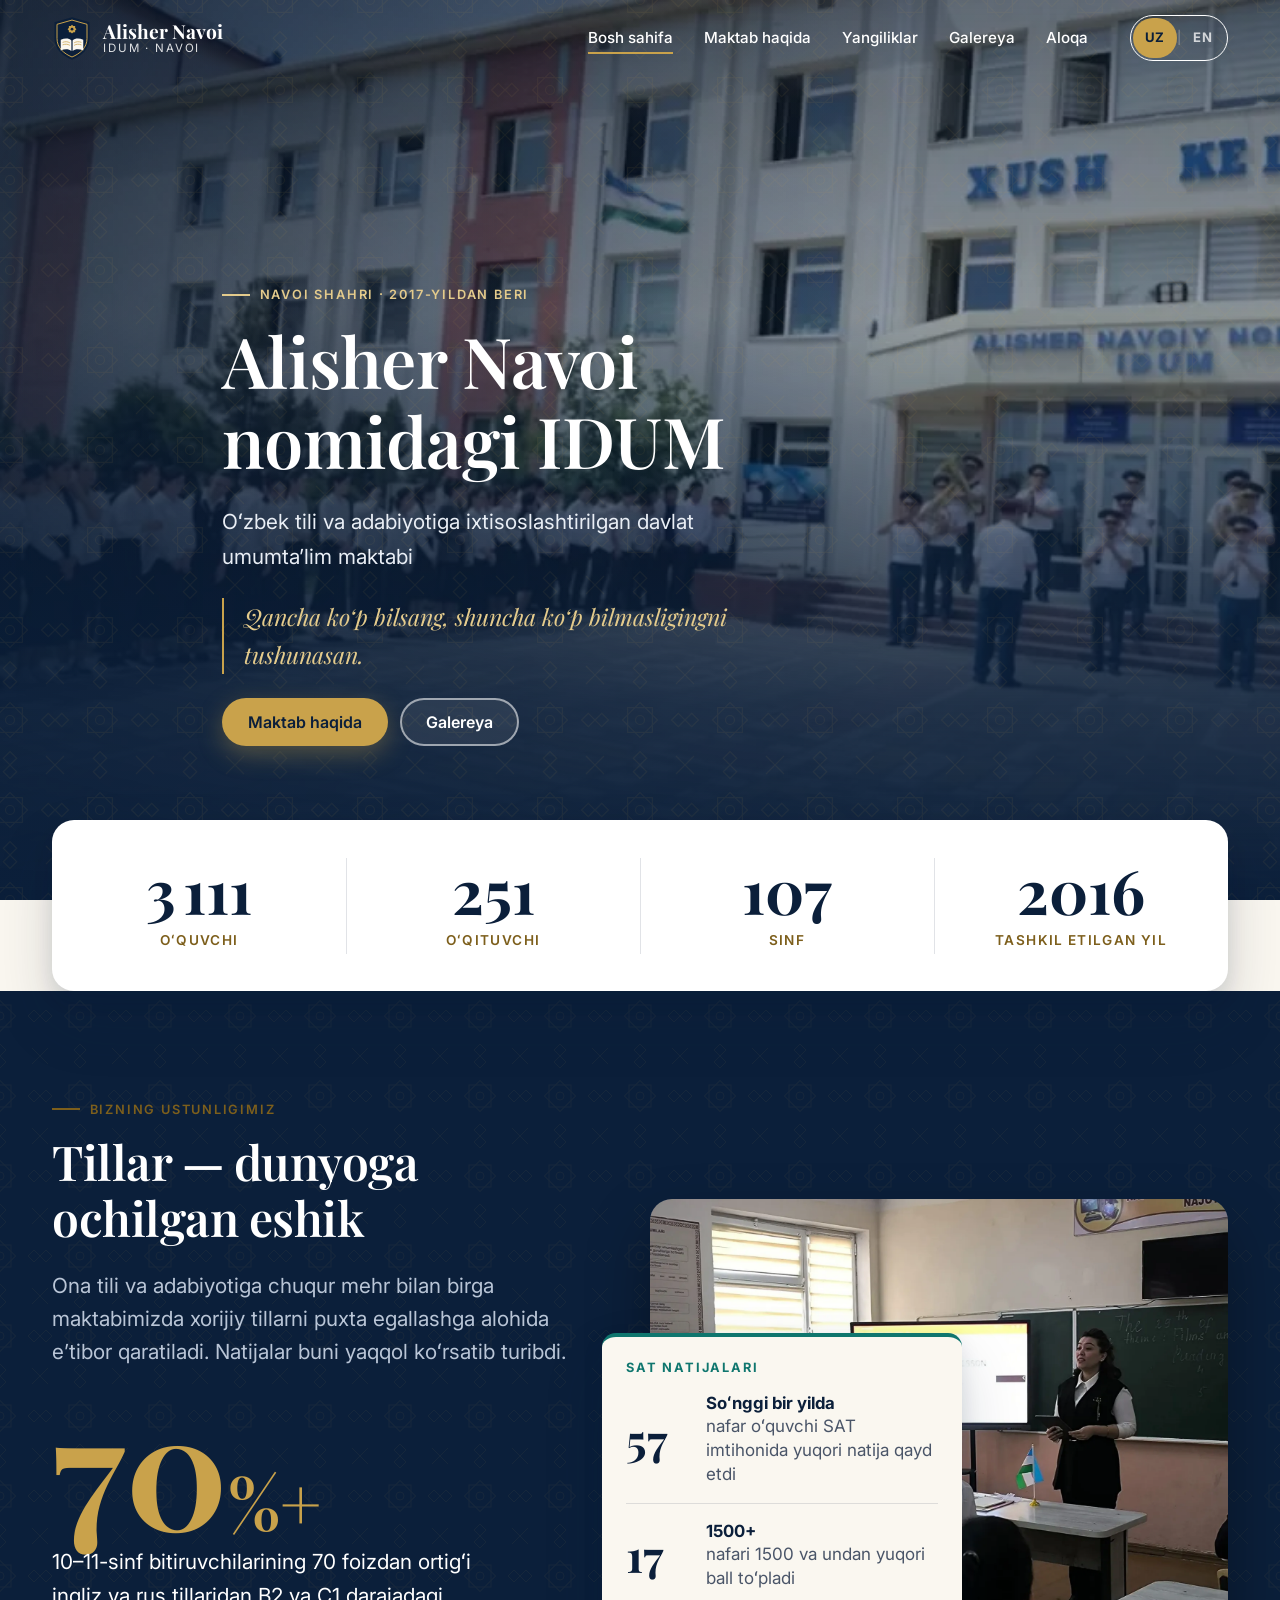
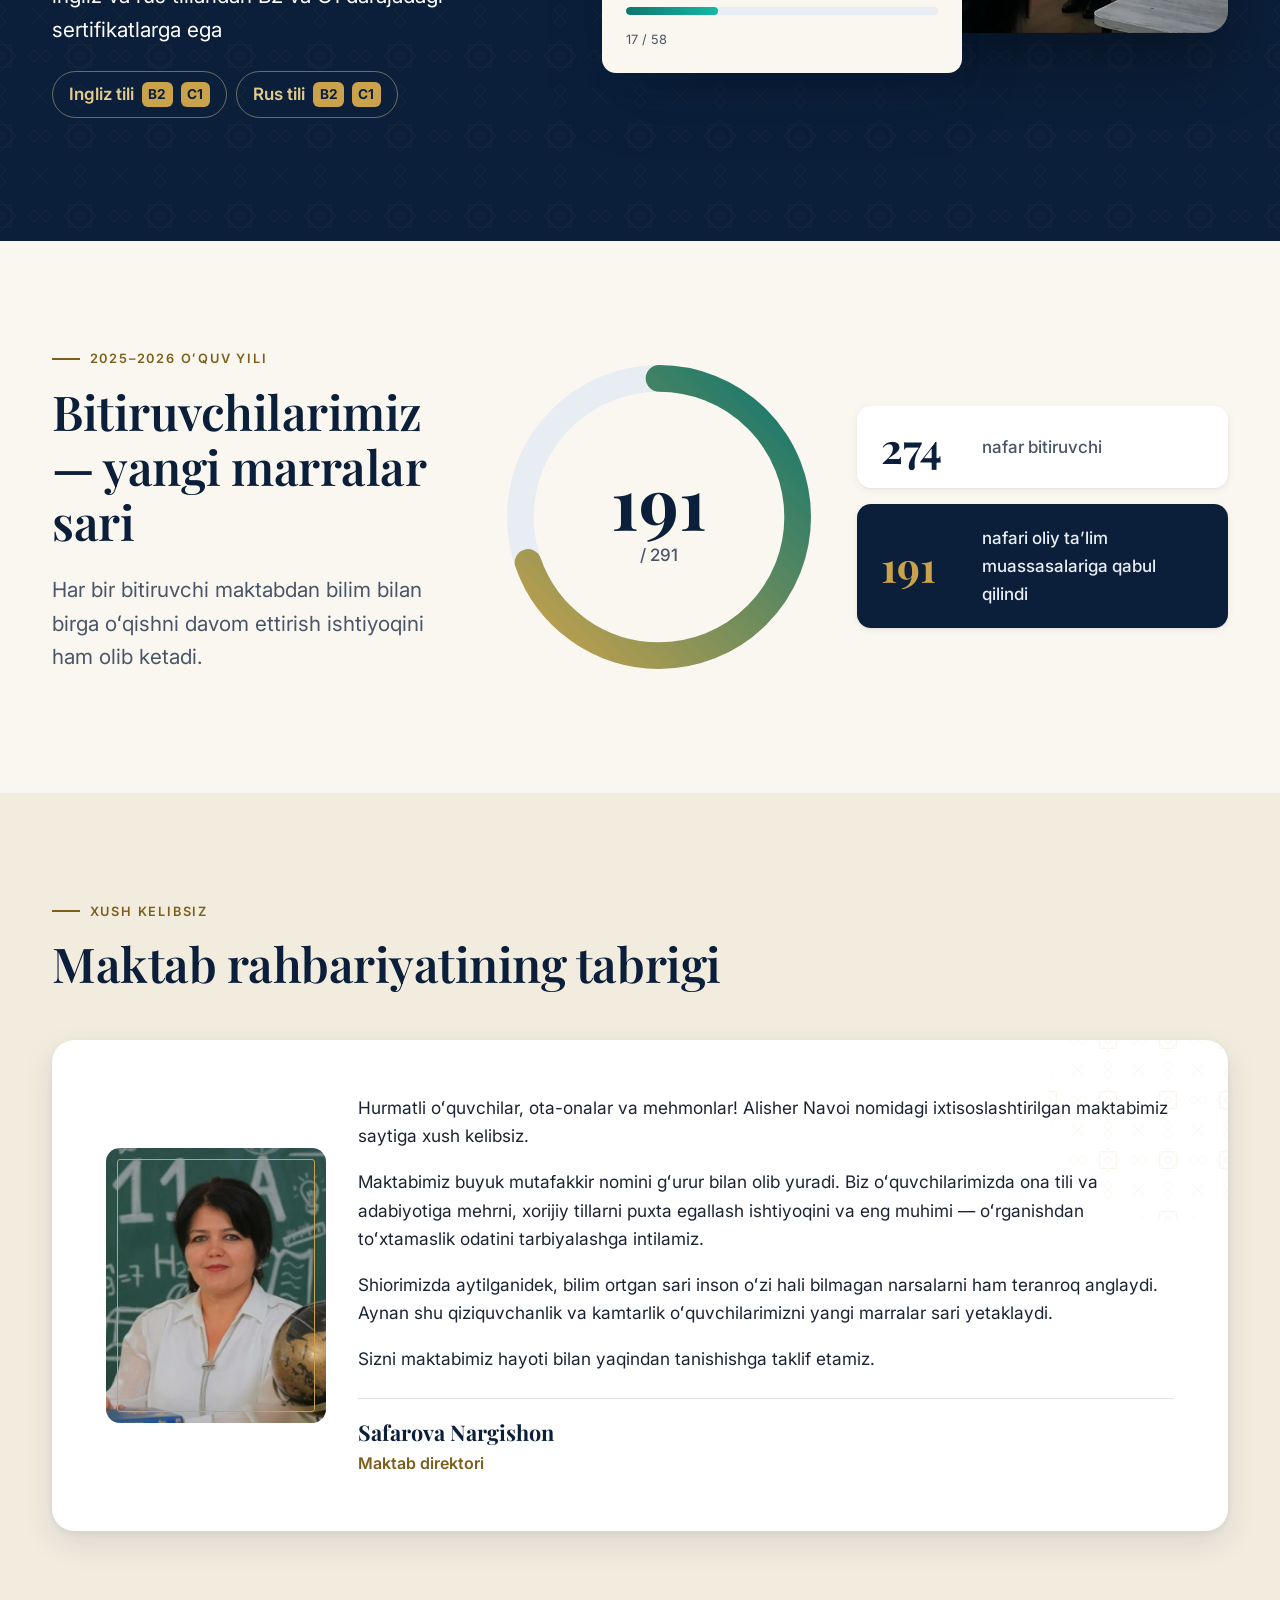
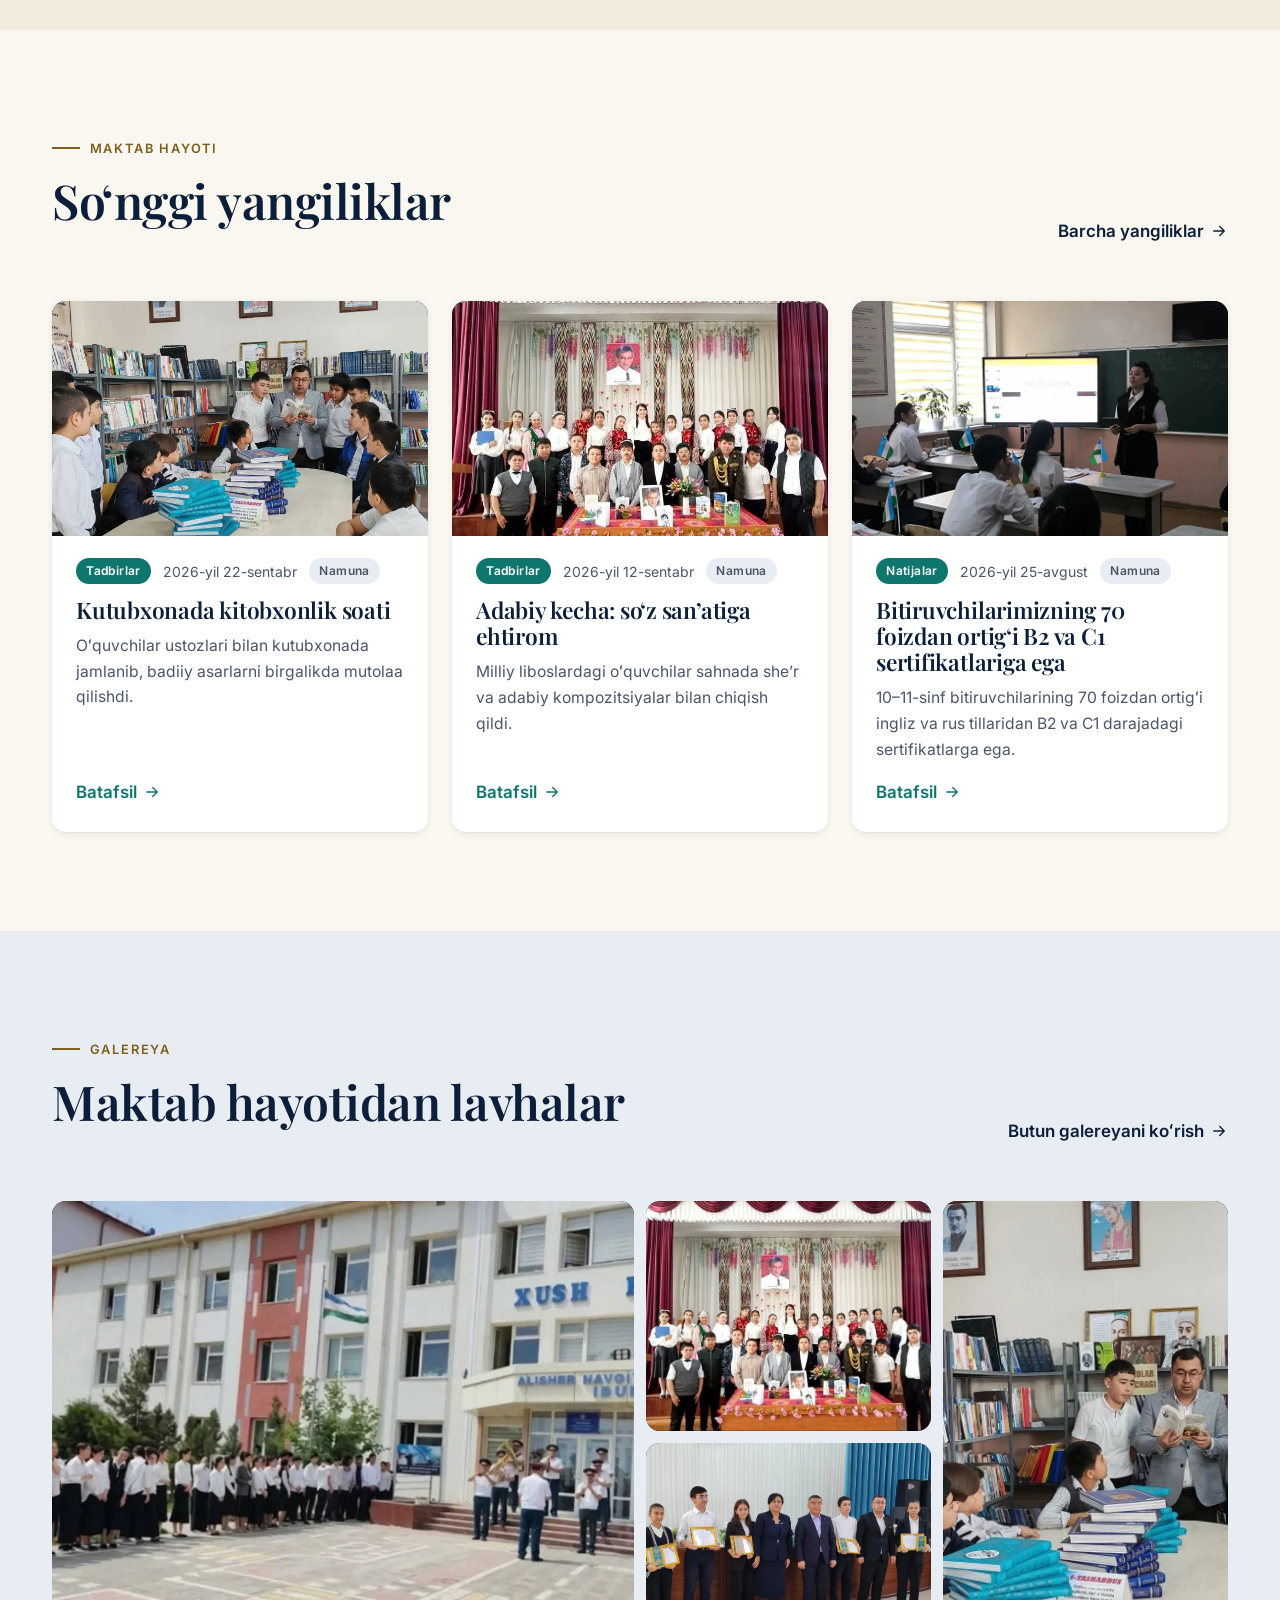
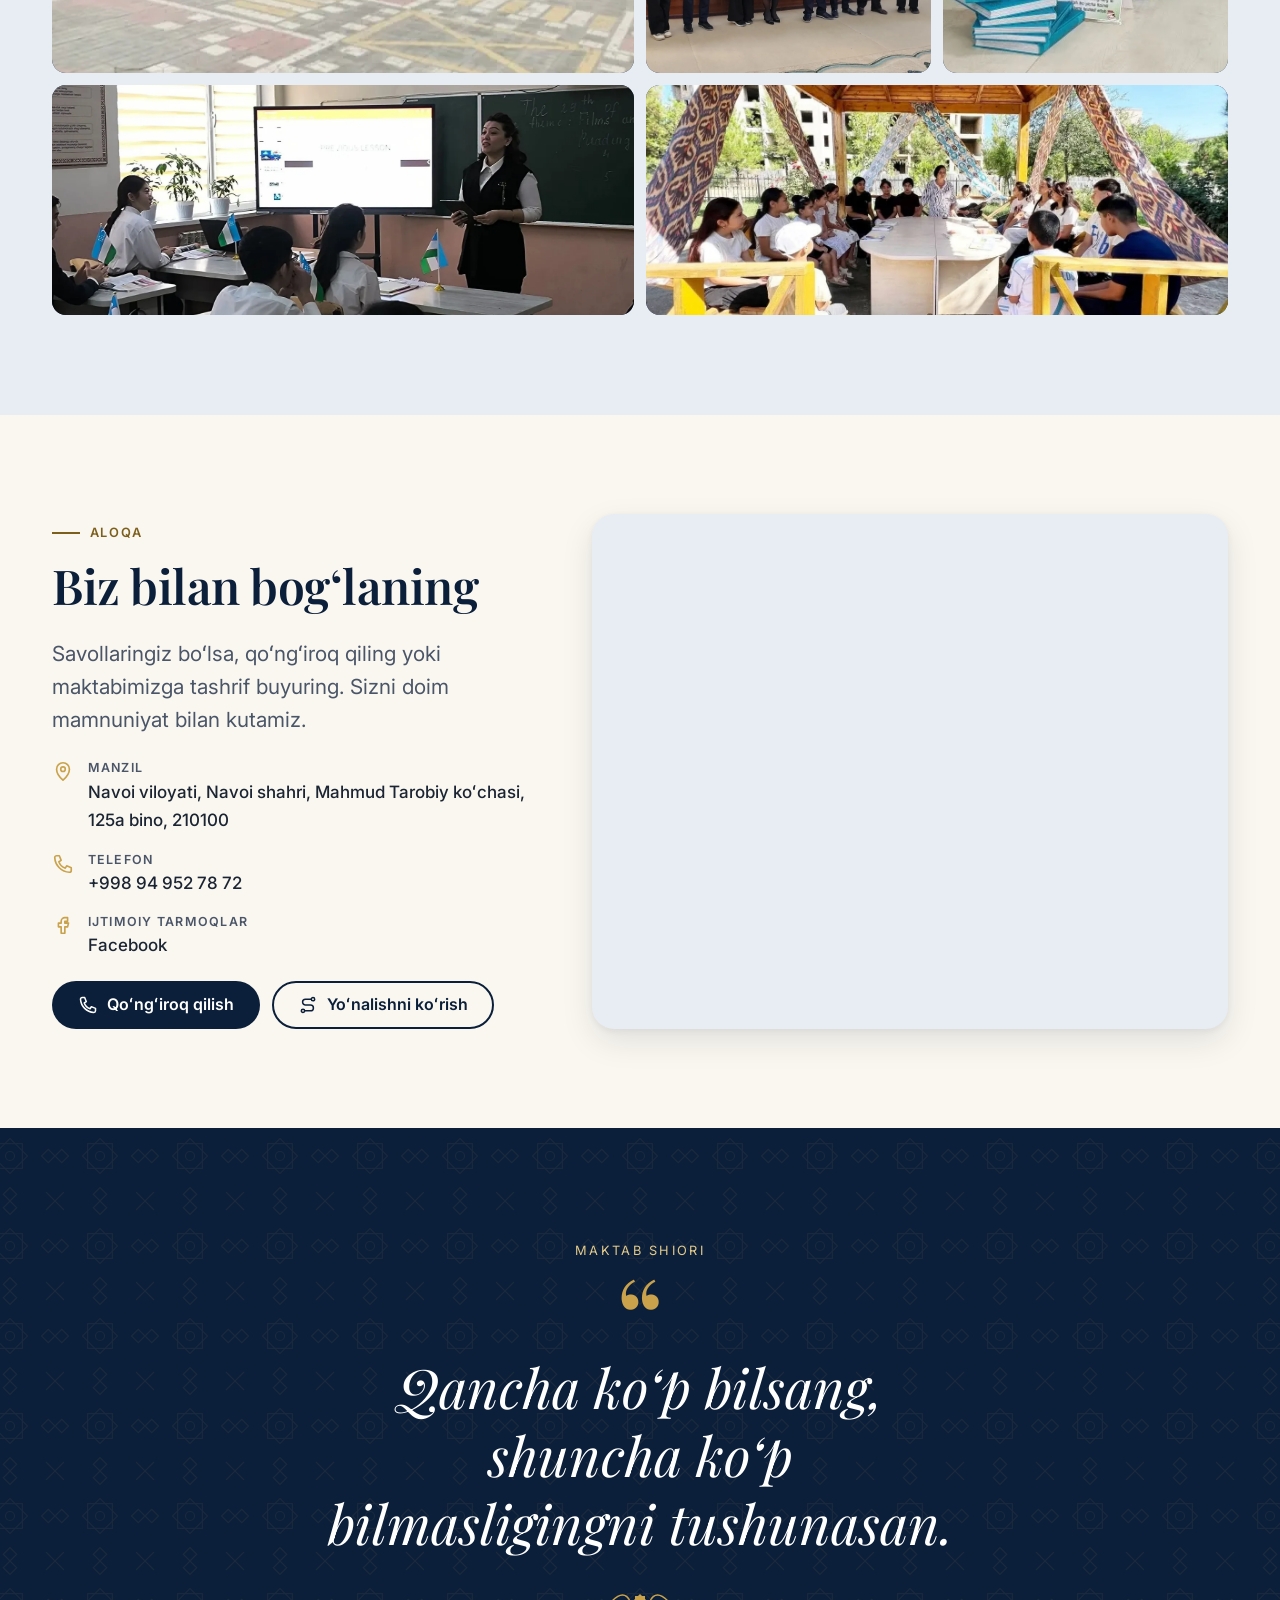
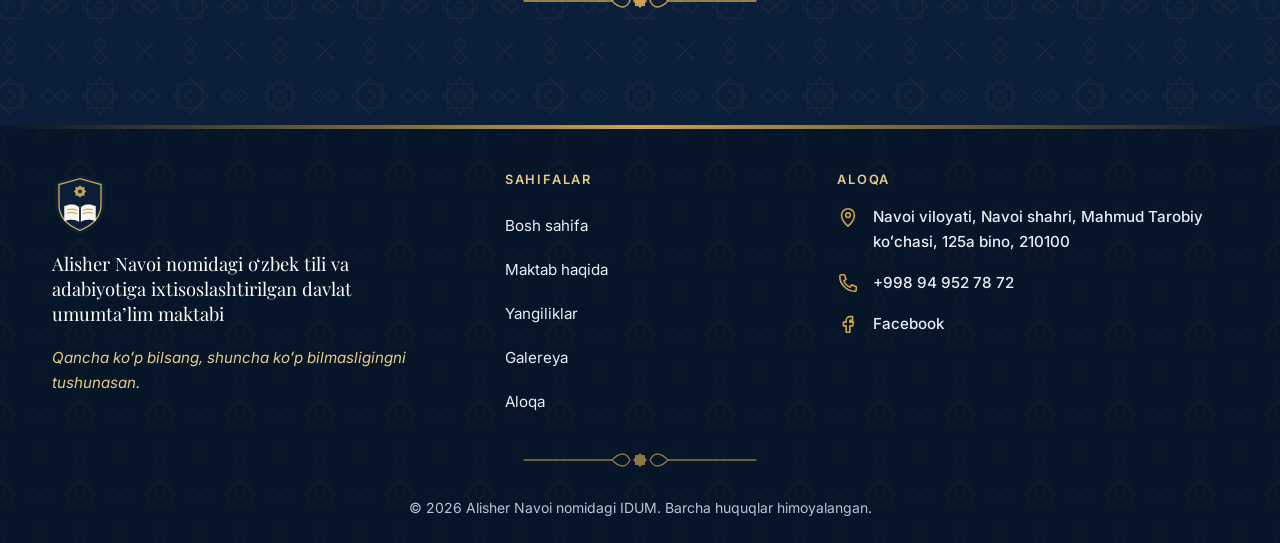
<file: index.html>
<!doctype html>
<html lang="uz">
<head>
  <meta charset="utf-8">
  <meta name="viewport" content="width=device-width, initial-scale=1">
  <title>Alisher Navoi nomidagi IDUM — Navoi shahri</title>
  <meta name="description" content="Alisher Navoi nomidagi oʻzbek tili va adabiyotiga ixtisoslashtirilgan davlat umumtaʼlim maktabi (IDUM), Navoi shahri. 3190 oʻquvchi, 257 oʻqituvchi, 110 sinf.">
  <link rel="canonical" href="https://nysson.github.io/school-website-/">
  <meta name="theme-color" content="#0B1F3A">

  <meta property="og:type" content="website">
  <meta property="og:site_name" content="Alisher Navoi nomidagi IDUM">
  <meta property="og:title" content="Alisher Navoi nomidagi IDUM — Navoi shahri">
  <meta property="og:description" content="Alisher Navoi nomidagi oʻzbek tili va adabiyotiga ixtisoslashtirilgan davlat umumtaʼlim maktabi (IDUM), Navoi shahri. 3190 oʻquvchi, 257 oʻqituvchi, 110 sinf.">
  <meta property="og:url" content="https://nysson.github.io/school-website-/">
  <meta property="og:image" content="https://nysson.github.io/school-website-/images/optimized/building-entrance.jpg">
  <meta property="og:image:alt" content="Alisher Navoi nomidagi IDUMning bosh binosi">
  <meta property="og:locale" content="uz_UZ">
  <meta property="og:locale:alternate" content="en_US">
  <meta name="twitter:card" content="summary_large_image">
  <meta name="twitter:title" content="Alisher Navoi nomidagi IDUM — Navoi shahri">
  <meta name="twitter:description" content="Alisher Navoi nomidagi oʻzbek tili va adabiyotiga ixtisoslashtirilgan davlat umumtaʼlim maktabi (IDUM), Navoi shahri.">
  <meta name="twitter:image" content="https://nysson.github.io/school-website-/images/optimized/building-entrance.jpg">

  <link rel="icon" href="assets/favicon.svg" type="image/svg+xml">
  <link rel="preconnect" href="https://fonts.googleapis.com">
  <link rel="preconnect" href="https://fonts.gstatic.com" crossorigin>
  <link rel="stylesheet" href="https://fonts.googleapis.com/css2?family=Inter:wght@400;500;600;700&amp;family=Playfair+Display:ital,wght@0,600;0,700;1,500&amp;display=swap" media="print" onload="this.media='all'">
  <noscript><link rel="stylesheet" href="https://fonts.googleapis.com/css2?family=Inter:wght@400;500;600;700&amp;family=Playfair+Display:ital,wght@0,600;0,700;1,500&amp;display=swap"></noscript>
  <link rel="preload" as="image" href="images/optimized/building-entrance.webp" type="image/webp">
  <link rel="stylesheet" href="css/style.css">

  <!-- Apply the saved language before first paint (no flash of the wrong language). -->
  <script>(function(d){d.className+=' js';try{var l=localStorage.getItem('idum-lang');if(l&&/^[a-z]{2}$/.test(l))d.lang=l}catch(e){}})(document.documentElement);</script>
  <script src="js/config.js" defer></script>
  <script src="js/i18n.js" defer></script>
  <script src="js/main.js" defer></script>
  <script src="js/news.js" defer></script>
  <script src="js/gallery.js" defer></script>

  <script type="application/ld+json">
  {
    "@context": "https://schema.org",
    "@type": "School",
    "name": "Alisher Navoi nomidagi oʻzbek tili va adabiyotiga ixtisoslashtirilgan davlat umumtaʼlim maktabi (IDUM)",
    "alternateName": ["Alisher Navoi Specialized School in Navoi", "Alisher Navoi Specialized State School for Uzbek Language and Literature", "Alisher Navoi nomidagi IDUM"],
    "url": "https://nysson.github.io/school-website-/",
    "logo": "https://nysson.github.io/school-website-/assets/logo.svg",
    "image": "https://nysson.github.io/school-website-/images/optimized/building-entrance.jpg",
    "foundingDate": "2017-09",
    "slogan": "Qancha koʻp bilsang, shuncha koʻp bilmasligingni tushunasan.",
    "telephone": "+998949527872",
    "address": {
      "@type": "PostalAddress",
      "streetAddress": "Mahmud Tarobiy koʻchasi, 125a bino",
      "postalCode": "210100",
      "addressLocality": "Navoi",
      "addressRegion": "Navoi viloyati",
      "addressCountry": "UZ"
    },
    "employee": { "@type": "Person", "name": "Safarova Nargishon", "jobTitle": "Direktor" },
    "numberOfEmployees": { "@type": "QuantitativeValue", "value": 257, "description": "Teachers" },
    "description": "Specialized state school for Uzbek language and literature in Navoi, Uzbekistan: 3190 students, 257 teachers, 110 classes.",
    "sameAs": ["https://www.facebook.com/share/1F7xfA4DqJ/"]
  }
  </script>
</head>
<body data-page="home">
  <a class="skip-link" href="#main" data-i18n="a11y.skip">Asosiy mazmunga oʻtish</a>
  <header id="site-header" class="site-header"></header>

  <main id="main" tabindex="-1">

    <!-- 1. HERO -->
    <section class="hero" aria-labelledby="hero-title">
      <div class="hero__media media">
        <picture>
          <source type="image/webp" srcset="images/optimized/building-entrance.webp">
          <img src="images/optimized/building-entrance.jpg" data-fallback="images/building-entrance.webp"
               alt="Maktabning bosh binosi: bayroq, orkestr va safga tizilgan oʻquvchilar" data-i18n-attr="alt:img.building"
               width="1600" height="1200" fetchpriority="high" decoding="async">
        </picture>
      </div>
      <div class="container hero__content">
        <p class="eyebrow hero-in" data-i18n="hero.eyebrow">Navoi shahri · 2017-yildan beri</p>
        <h1 class="hero__title hero-in" id="hero-title" data-i18n="hero.title">Alisher Navoi nomidagi IDUM</h1>
        <p class="hero__subtitle hero-in" data-i18n="hero.subtitle">Oʻzbek tili va adabiyotiga ixtisoslashtirilgan davlat umumtaʼlim maktabi</p>
        <p class="hero__motto hero-in" data-i18n="motto.text">Qancha koʻp bilsang, shuncha koʻp bilmasligingni tushunasan.</p>
        <div class="btn-row hero-in">
          <a class="btn btn--gold" href="about.html" data-i18n="hero.btnAbout">Maktab haqida</a>
          <a class="btn btn--glass" href="gallery.html" data-i18n="hero.btnGallery">Galereya</a>
        </div>
      </div>
      <a class="hero__scroll" href="#stats" aria-label="Pastga aylantirish" data-i18n-attr="aria-label:hero.scroll">
        <svg class="icon" viewBox="0 0 24 24" aria-hidden="true"><path d="M5 12h14M13 6l6 6-6 6"/></svg>
      </a>
    </section>

    <!-- 2. STATS -->
    <section class="stats" id="stats" aria-label="Maktab raqamlarda" data-i18n-attr="aria-label:stats.label">
      <div class="container">
        <ul class="stats__grid">
          <li class="stat"><span class="stat__num" data-count="3190">3190</span><span class="stat__label" data-i18n="stats.students">oʻquvchi</span></li>
          <li class="stat"><span class="stat__num" data-count="257">257</span><span class="stat__label" data-i18n="stats.teachers">oʻqituvchi</span></li>
          <li class="stat"><span class="stat__num" data-count="110">110</span><span class="stat__label" data-i18n="stats.classes">sinf</span></li>
          <li class="stat"><span class="stat__num" data-count="2017" data-count-from="1990" data-plain>2017</span><span class="stat__label" data-i18n="stats.founded">tashkil etilgan yil</span></li>
        </ul>
      </div>
    </section>

    <!-- 3. LANGUAGE FOCUS -->
    <section class="section langfocus" aria-labelledby="lang-title">
      <div class="container langfocus__grid">
        <div class="reveal">
          <p class="eyebrow" data-i18n="lang.eyebrow">Bizning ustunligimiz</p>
          <h2 class="langfocus__title" id="lang-title" data-i18n="lang.title">Tillar — dunyoga ochilgan eshik</h2>
          <p class="lead" data-i18n="lang.lead">Ona tili va adabiyotiga chuqur mehr bilan birga maktabimizda xorijiy tillarni puxta egallashga alohida eʼtibor qaratiladi.</p>
          <p class="langfocus__big" aria-hidden="true">70<small>%+</small></p>
          <p class="langfocus__cert" data-i18n="lang.certLabel">10–11-sinf bitiruvchilarining 70 foizdan ortigʻi ingliz va rus tillaridan B2 va C1 darajadagi sertifikatlarga ega</p>
          <div class="langfocus__levels">
            <span class="level"><span data-i18n="lang.english">Ingliz tili</span> <b>B2</b> <b>C1</b></span>
            <span class="level"><span data-i18n="lang.russian">Rus tili</span> <b>B2</b> <b>C1</b></span>
          </div>
        </div>
        <div class="langfocus__visual reveal reveal--delay-1">
          <figure class="langfocus__photo media">
            <picture>
              <source type="image/webp" srcset="images/optimized/english-lesson.webp">
              <img src="images/optimized/english-lesson.jpg" data-fallback="images/english-lesson.webp"
                   alt="Ingliz tili darsi: interaktiv doska va partalardagi bayroqchalar" data-i18n-attr="alt:img.english"
                   width="1600" height="1200" loading="lazy" decoding="async">
            </picture>
            <figcaption data-i18n="lang.photo">Ingliz tili darsi</figcaption>
          </figure>
          <div class="sat">
            <h3 class="sat__title" data-i18n="lang.satTitle">SAT natijalari</h3>
            <div class="sat__row">
              <span class="sat__num" data-count="58">58</span>
              <p><strong data-i18n="lang.satYear">Soʻnggi bir yilda</strong><span data-i18n="lang.sat58">nafar oʻquvchi SAT imtihonida yuqori natija qayd etdi</span></p>
            </div>
            <div class="sat__row">
              <span class="sat__num" data-count="17">17</span>
              <p><strong>1500+</strong><span data-i18n="lang.sat17">nafari 1500 va undan yuqori ball toʻpladi</span></p>
              <div class="sat__bar" data-value="17" data-total="58" aria-hidden="true"><span></span></div>
              <p class="sat__bar-label" aria-hidden="true">17 / 58</p>
            </div>
          </div>
        </div>
      </div>
    </section>

    <!-- 4. 2025–2026 RESULTS -->
    <section class="section results" aria-labelledby="results-title">
      <div class="container results__grid">
        <div class="reveal">
          <p class="eyebrow" data-i18n="results.eyebrow">2025–2026 oʻquv yili</p>
          <h2 class="section-title" id="results-title" data-i18n="results.title">Bitiruvchilarimiz — yangi marralar sari</h2>
          <p class="lead" data-i18n="results.lead">Har bir bitiruvchi maktabdan bilim bilan birga oʻqishni davom ettirish ishtiyoqini ham olib ketadi.</p>
        </div>
        <div class="ring" data-value="203" data-total="291" role="img" aria-label="291 nafar bitiruvchidan 203 nafari oliy taʼlim muassasalariga qabul qilindi" data-i18n-attr="aria-label:results.ring">
          <svg viewBox="0 0 120 120" aria-hidden="true">
            <defs>
              <linearGradient id="ringGrad" x1="0" y1="0" x2="1" y2="1">
                <stop offset="0" stop-color="#C9A24B"/>
                <stop offset="1" stop-color="#0F766E"/>
              </linearGradient>
            </defs>
            <circle class="ring__track" cx="60" cy="60" r="52" pathLength="100"/>
            <circle class="ring__value" cx="60" cy="60" r="52" pathLength="100"/>
          </svg>
          <div class="ring__center" aria-hidden="true">
            <span class="ring__num" data-count="203">203</span>
            <span class="ring__of">/ 291</span>
          </div>
        </div>
        <div class="results__facts reveal reveal--delay-1">
          <div class="fact"><span class="fact__num" data-count="291">291</span><p data-i18n="results.graduates">nafar bitiruvchi</p></div>
          <div class="fact fact--accent"><span class="fact__num" data-count="203">203</span><p data-i18n="results.admitted">nafari oliy taʼlim muassasalariga qabul qilindi</p></div>
        </div>
      </div>
    </section>

    <!-- 5. DIRECTOR'S WELCOME -->
    <!-- DRAFT: to be approved by the director -->
    <section class="section section--cream-dark" aria-labelledby="director-title">
      <div class="container">
        <div class="section-head">
          <p class="eyebrow" data-i18n="director.eyebrow">Xush kelibsiz</p>
          <h2 class="section-title" id="director-title" data-i18n="director.title">Maktab rahbariyatining tabrigi</h2>
        </div>
        <div class="director__card reveal">
          <figure class="portrait portrait--photo">
            <img src="images/leadership/safarova-nargishon.jpg" alt="Maktab direktori Safarova Nargishon" data-i18n-attr="alt:img.director" width="534" height="667" loading="lazy" decoding="async">
          </figure>
          <div class="director__text">
            <div data-lang="uz">
              <p>Hurmatli oʻquvchilar, ota-onalar va mehmonlar! Alisher Navoi nomidagi ixtisoslashtirilgan maktabimiz saytiga xush kelibsiz.</p>
              <p>Maktabimiz buyuk mutafakkir nomini gʻurur bilan olib yuradi. Biz oʻquvchilarimizda ona tili va adabiyotiga mehrni, xorijiy tillarni puxta egallash ishtiyoqini va eng muhimi — oʻrganishdan toʻxtamaslik odatini tarbiyalashga intilamiz.</p>
              <p>Shiorimizda aytilganidek, bilim ortgan sari inson oʻzi hali bilmagan narsalarni ham teranroq anglaydi. Aynan shu qiziquvchanlik va kamtarlik oʻquvchilarimizni yangi marralar sari yetaklaydi.</p>
              <p>Sizni maktabimiz hayoti bilan yaqindan tanishishga taklif etamiz.</p>
            </div>
            <div data-lang="en">
              <p>Dear students, parents and guests — welcome to the website of the Alisher Navoi Specialized School in Navoi.</p>
              <p>Our school proudly bears the name of a great poet and thinker. We aim to nurture in our students a love for their native language and literature, a drive to master foreign languages and, above all, the habit of never stopping learning.</p>
              <p>As our motto reminds us, the more we learn, the more clearly we see how much remains to be discovered. It is this blend of curiosity and humility that carries our students towards new achievements.</p>
              <p>We warmly invite you to get to know our school.</p>
            </div>
            <div class="director__sign">
              <p class="director__name" data-i18n="director.name">Safarova Nargishon</p>
              <p class="director__role" data-i18n="director.role">Maktab direktori</p>
            </div>
          </div>
        </div>
      </div>
    </section>

    <!-- 6. LATEST NEWS -->
    <section class="section" aria-labelledby="news-title">
      <div class="container">
        <div class="section-head section-head--split">
          <div>
            <p class="eyebrow" data-i18n="news.eyebrow">Maktab hayoti</p>
            <h2 class="section-title" id="news-title" data-i18n="news.latest">Soʻnggi yangiliklar</h2>
          </div>
          <a class="text-link" href="news.html"><span data-i18n="news.all">Barcha yangiliklar</span>
            <svg class="icon" viewBox="0 0 24 24" aria-hidden="true"><path d="M5 12h14M13 6l6 6-6 6"/></svg></a>
        </div>
        <div class="news-grid" id="latest-news"></div>
      </div>
    </section>

    <!-- 7. GALLERY PREVIEW -->
    <section class="section section--mist" aria-labelledby="gallery-title">
      <div class="container">
        <div class="section-head section-head--split">
          <div>
            <p class="eyebrow" data-i18n="gallery.eyebrow">Galereya</p>
            <h2 class="section-title" id="gallery-title" data-i18n="gallery.previewTitle">Maktab hayotidan lavhalar</h2>
          </div>
          <a class="text-link" href="gallery.html"><span data-i18n="gallery.viewAll">Butun galereyani koʻrish</span>
            <svg class="icon" viewBox="0 0 24 24" aria-hidden="true"><path d="M5 12h14M13 6l6 6-6 6"/></svg></a>
        </div>
        <div class="mosaic" id="gallery-preview"></div>
      </div>
    </section>

    <!-- 8. CONTACT + MAP (rendered from js/config.js) -->
    <section class="section" id="contact" aria-labelledby="contact-title">
      <div class="container contact__grid" id="contact-block">
        <noscript>
          <h2 id="contact-title">Aloqa / Contact</h2>
          <p>Navoi viloyati, Navoi shahri, Mahmud Tarobiy koʻchasi, 125a bino, 210100</p>
          <p><a href="tel:+998949527872">+998 94 952 78 72</a></p>
        </noscript>
      </div>
    </section>

    <!-- MOTTO BANNER -->
    <section class="motto" aria-labelledby="motto-label">
      <div class="container">
        <p class="motto__label" id="motto-label" data-i18n="motto.label">Maktab shiori</p>
        <p class="motto__text reveal" data-i18n="motto.text">Qancha koʻp bilsang, shuncha koʻp bilmasligingni tushunasan.</p>
        <div class="divider" aria-hidden="true"></div>
      </div>
    </section>
  </main>

  <footer id="site-footer" class="site-footer"></footer>
</body>
</html>
</file>
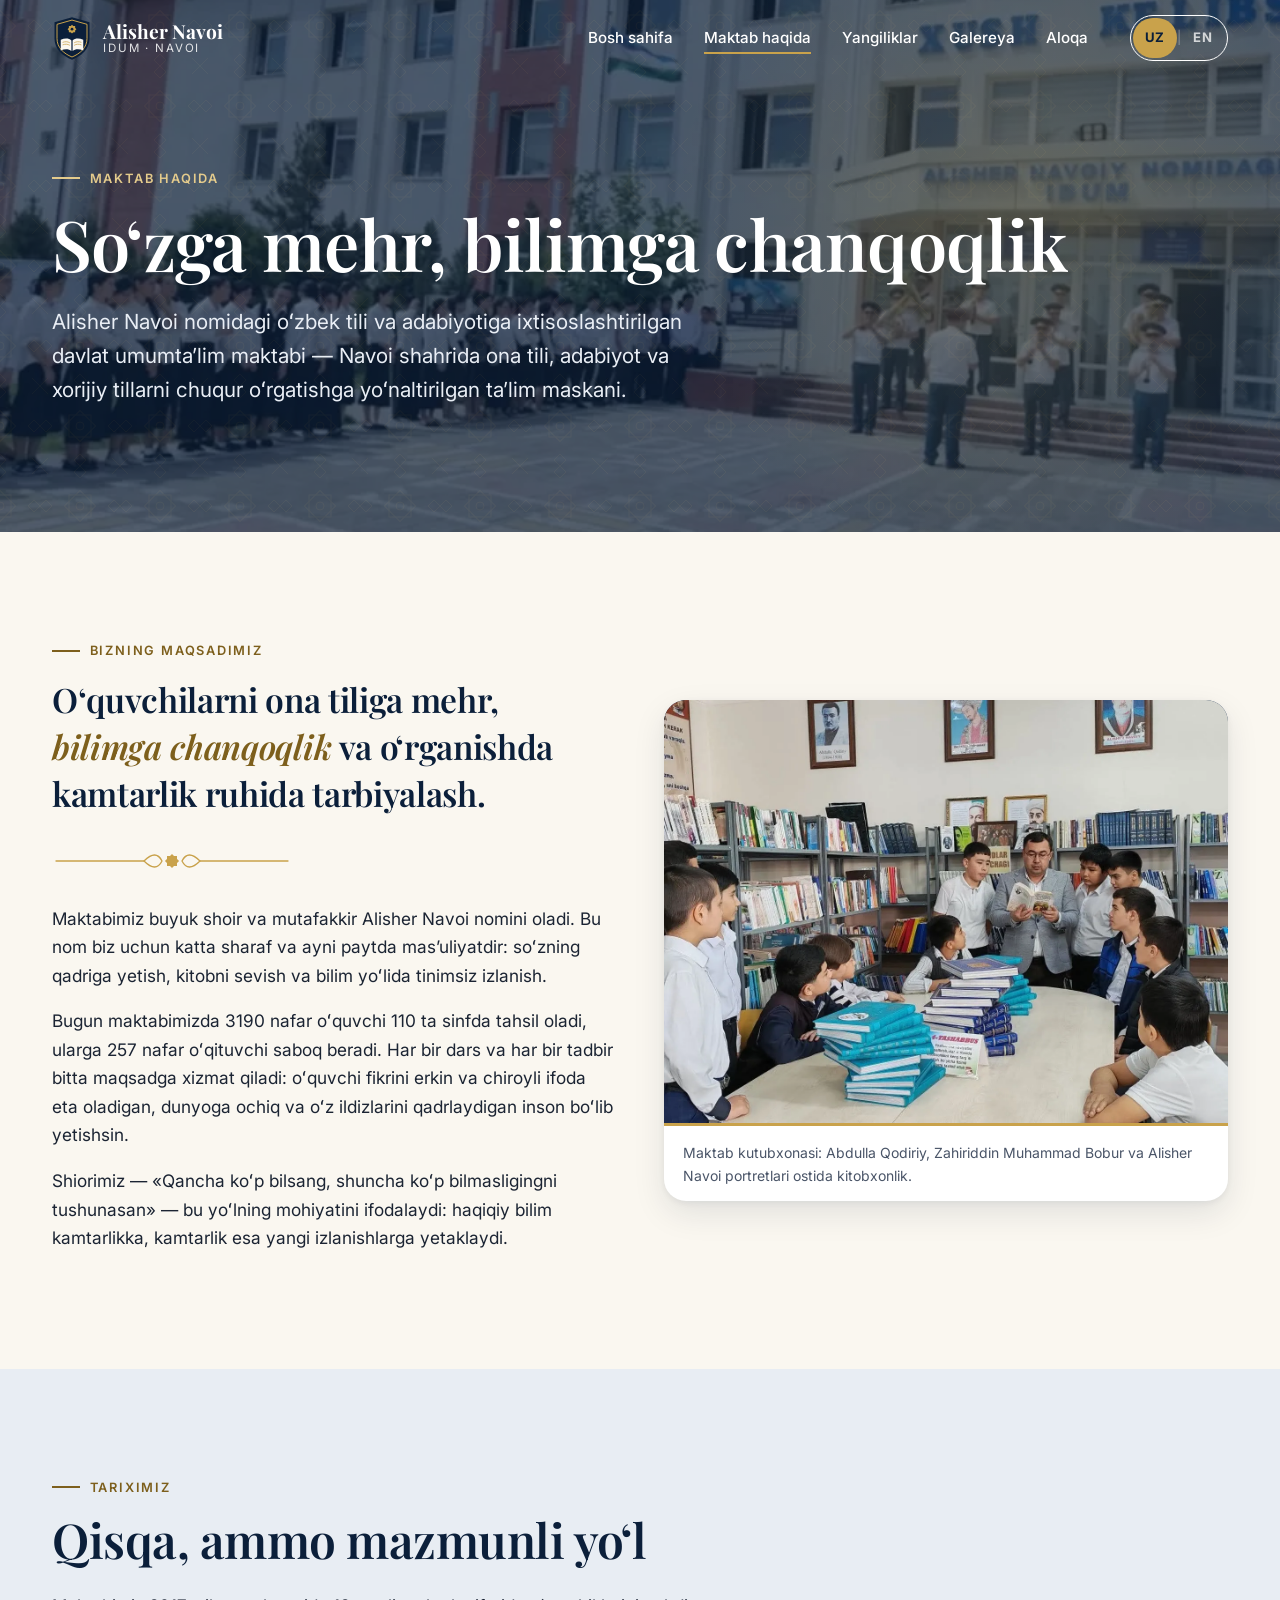
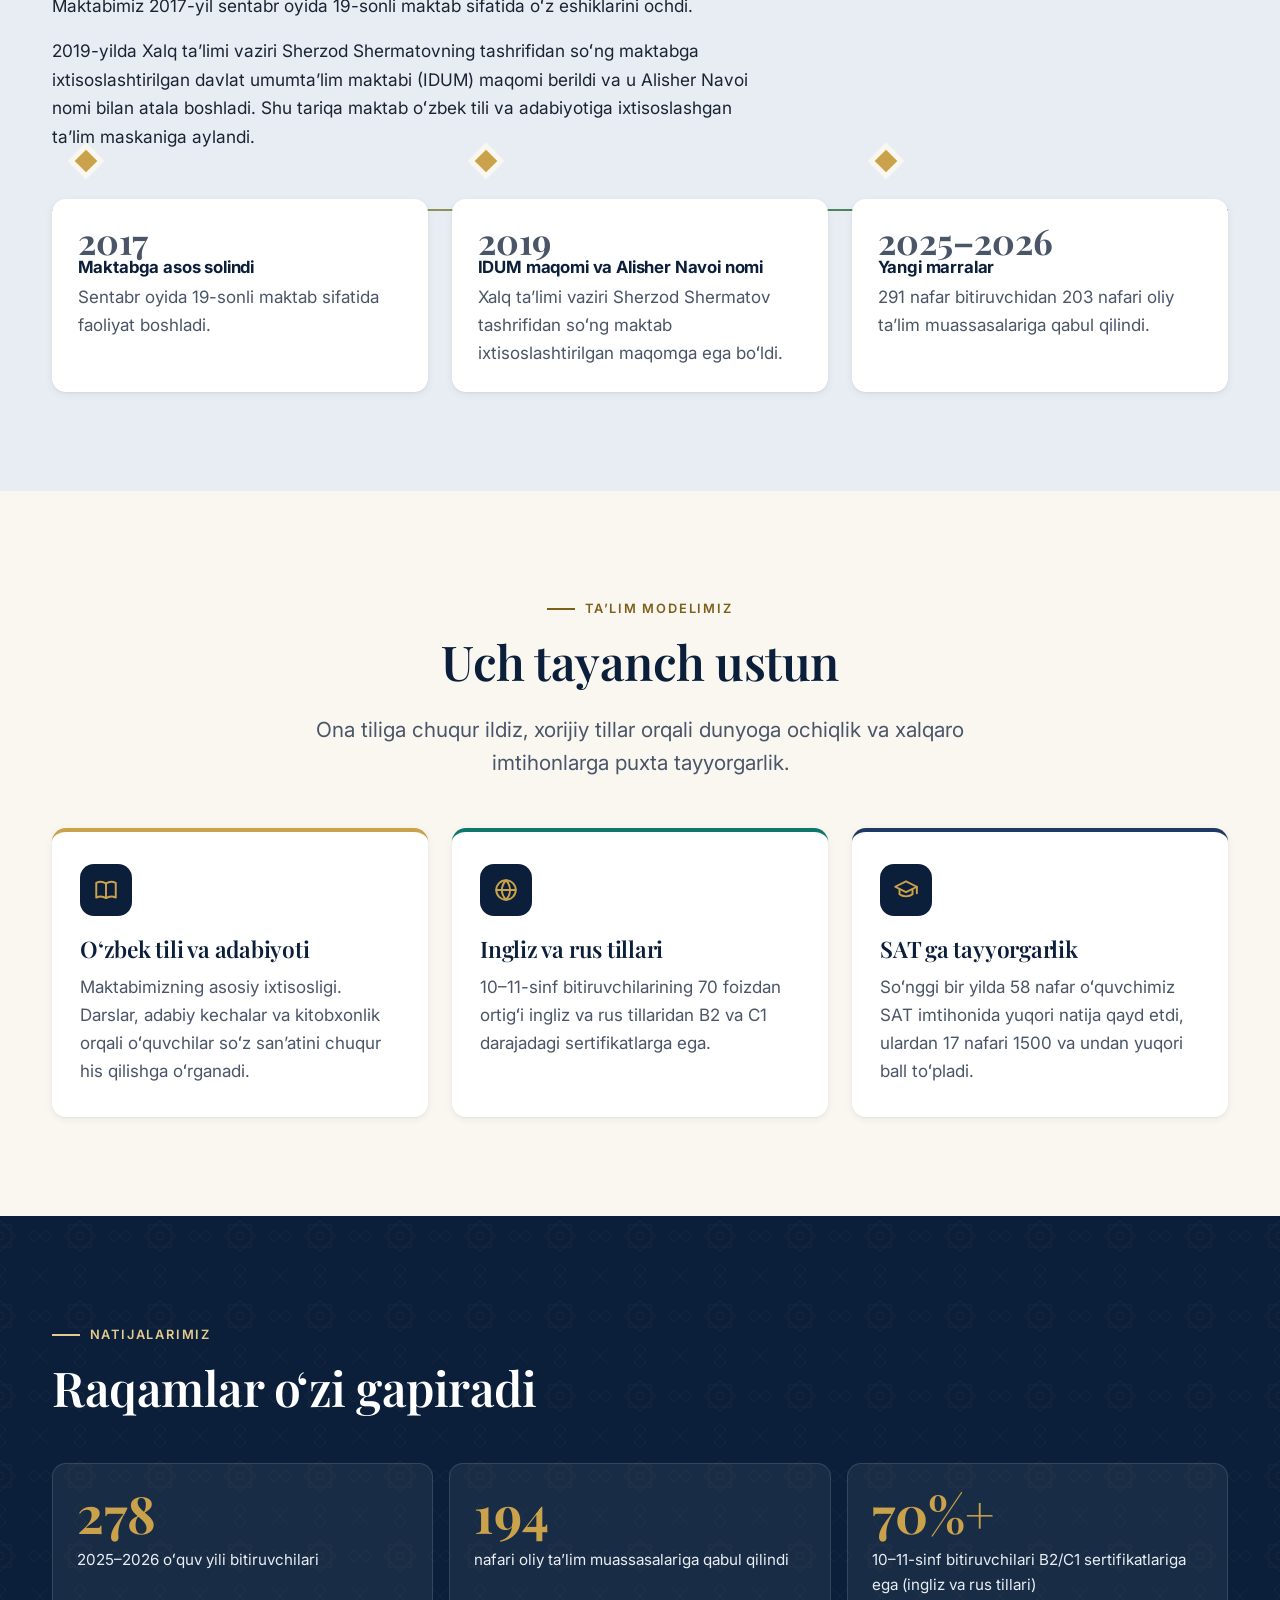
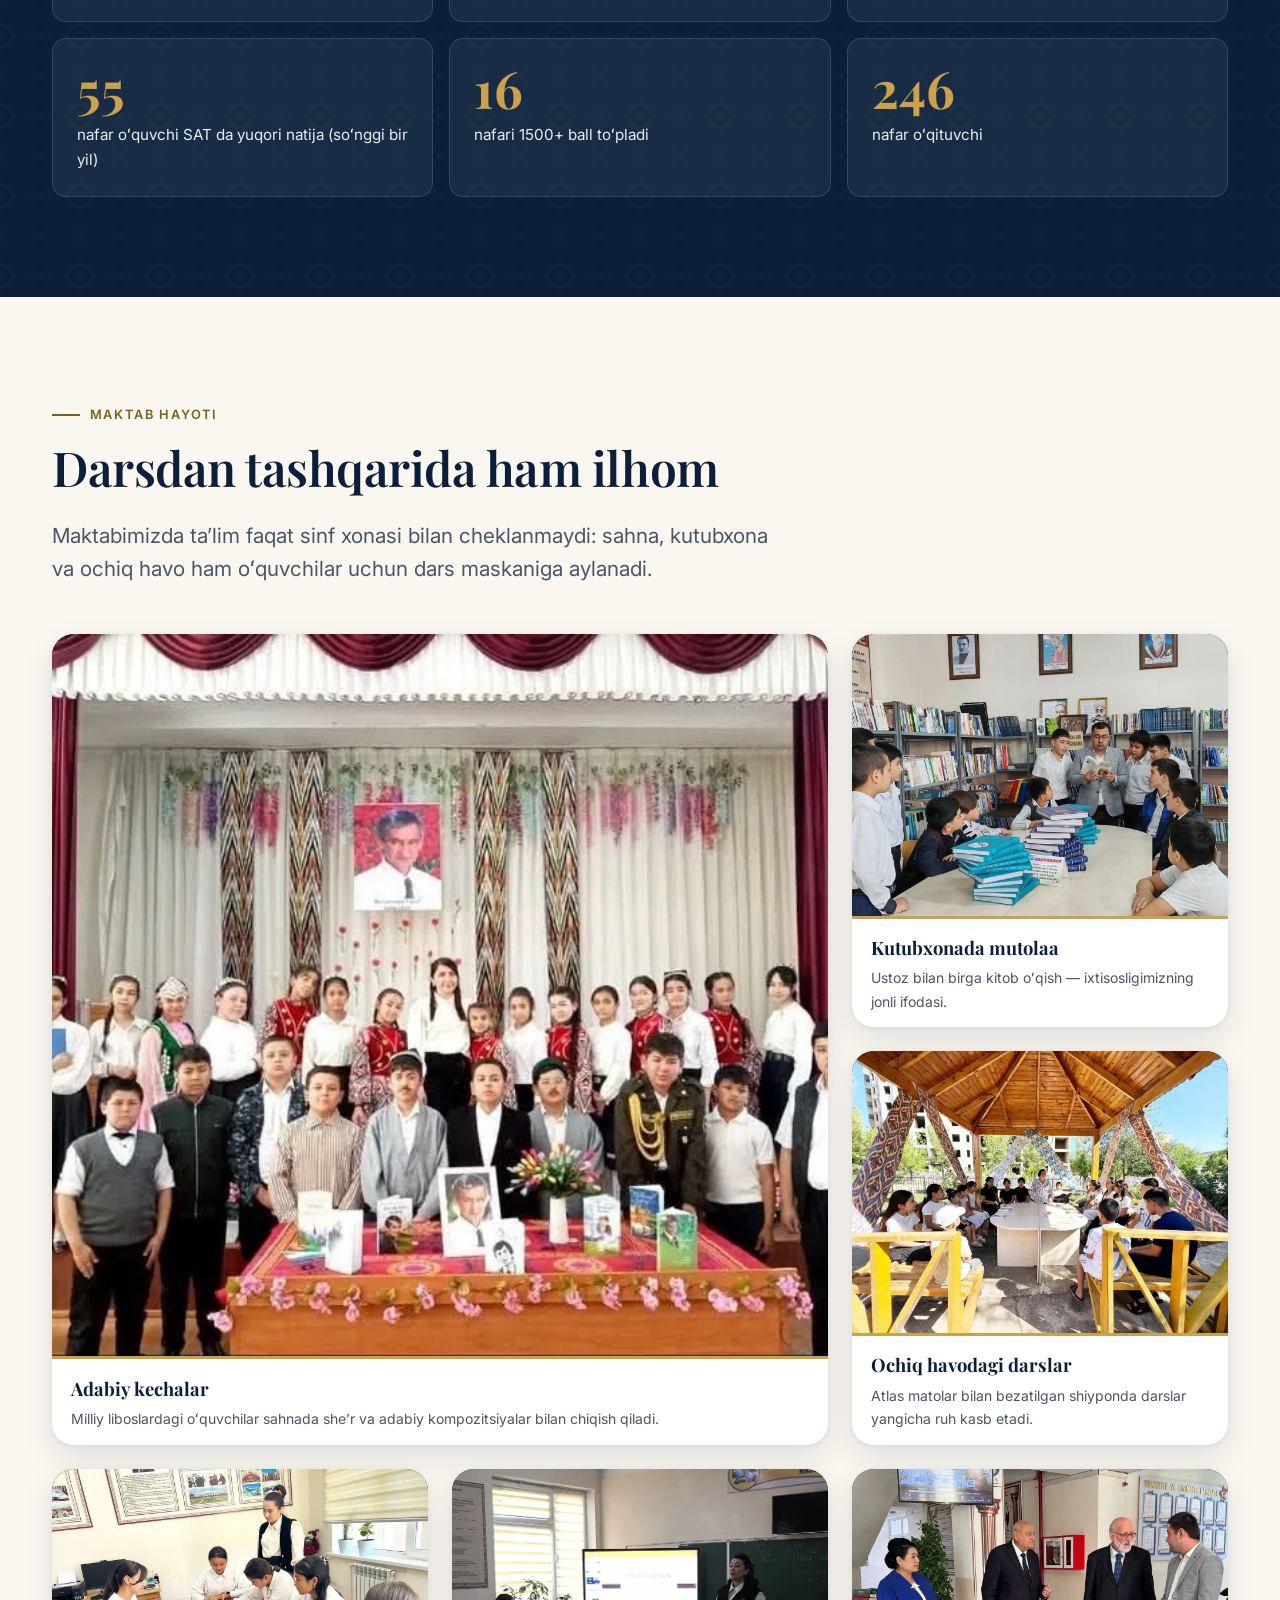
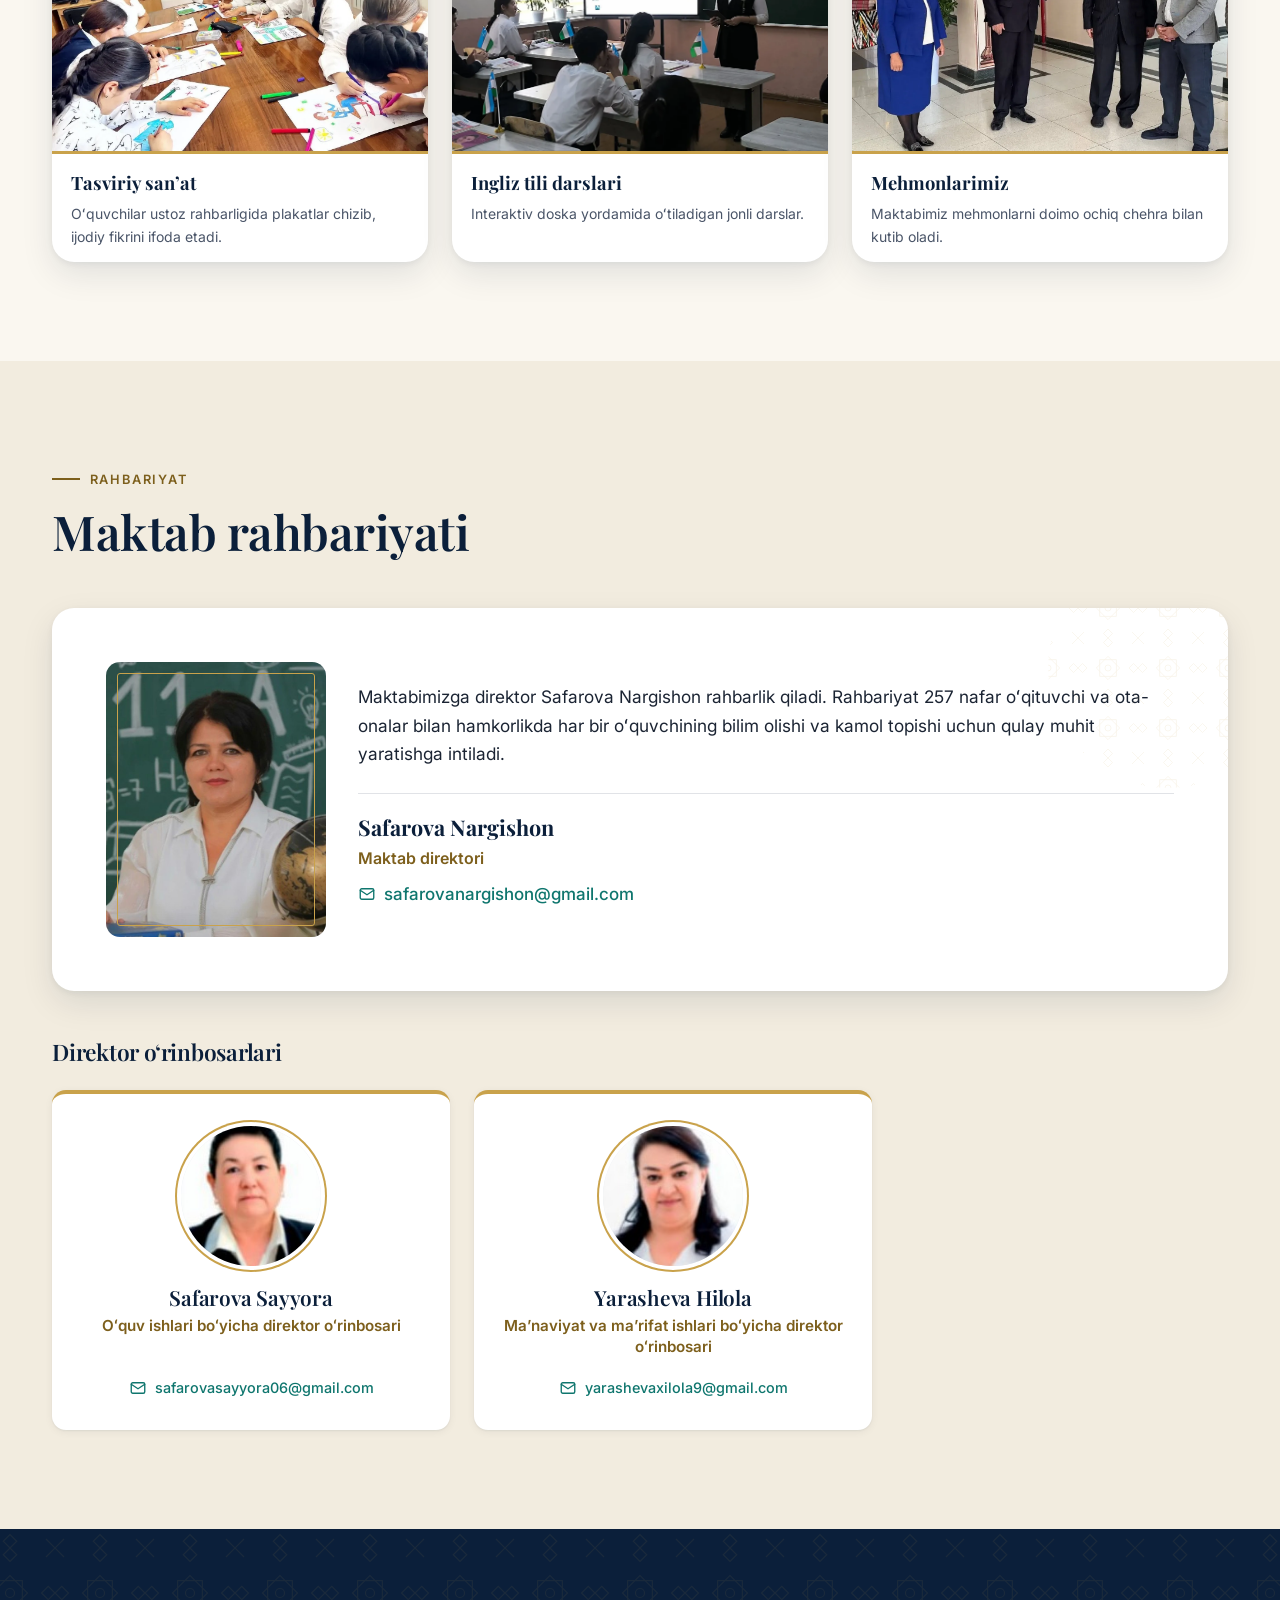
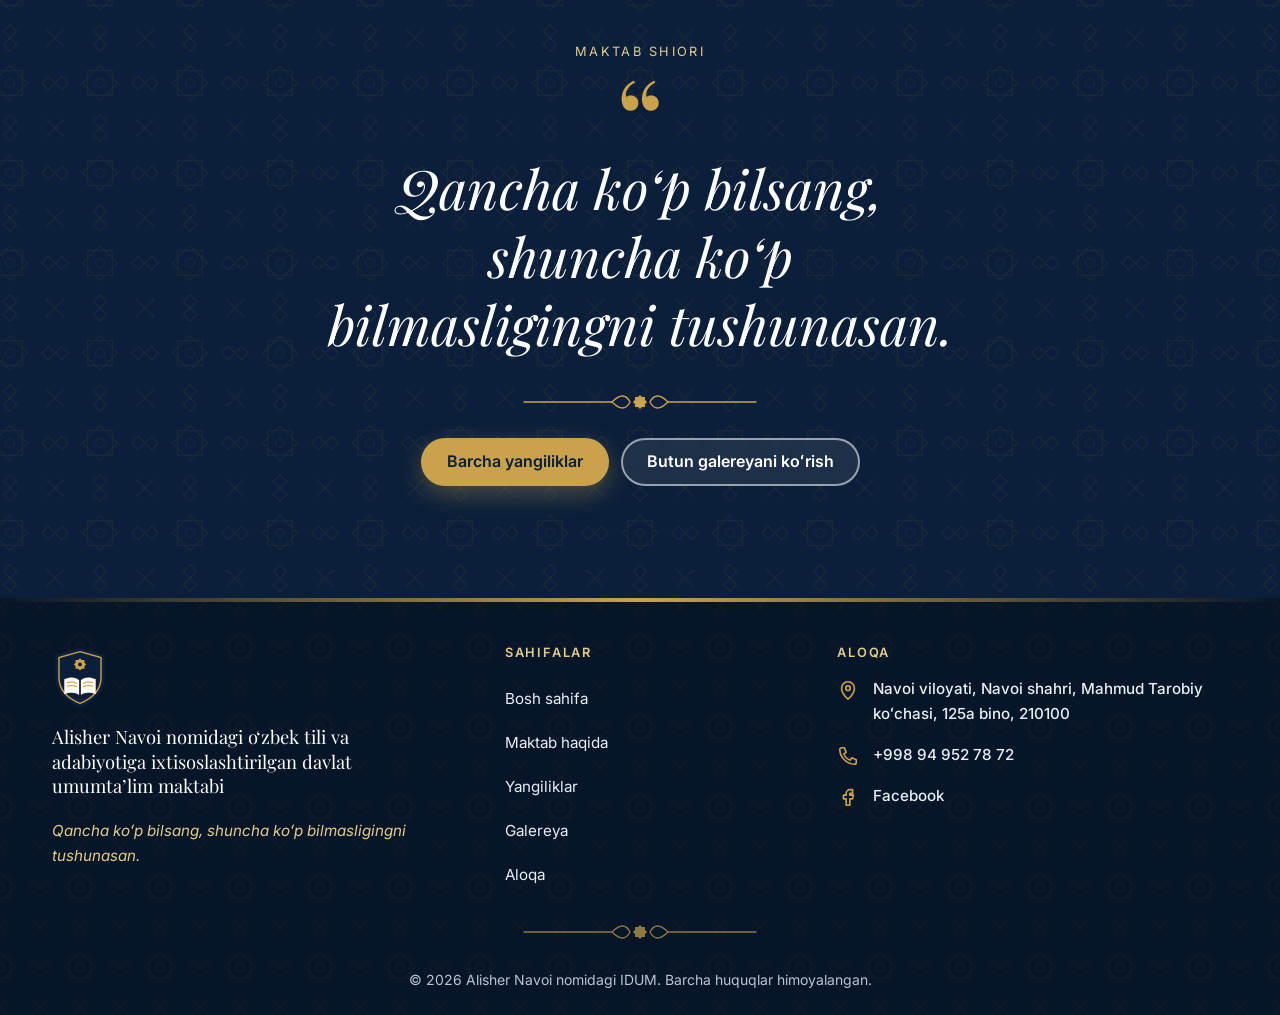
<file: about.html>
<!doctype html>
<html lang="uz">
<head>
  <meta charset="utf-8">
  <meta name="viewport" content="width=device-width, initial-scale=1">
  <title>Maktab haqida — Alisher Navoi nomidagi IDUM</title>
  <meta name="description" content="Maktab tarixi, taʼlim modeli, natijalari va oʻquvchilar hayoti: 2017-yilda tashkil topgan, 2019-yildan IDUM maqomida.">
  <link rel="canonical" href="https://nysson.github.io/school-website-/about.html">
  <meta name="theme-color" content="#0B1F3A">
  <meta property="og:type" content="website">
  <meta property="og:site_name" content="Alisher Navoi nomidagi IDUM">
  <meta property="og:title" content="Maktab haqida — Alisher Navoi nomidagi IDUM">
  <meta property="og:description" content="Maktab tarixi, taʼlim modeli, natijalari va oʻquvchilar hayoti: 2017-yilda tashkil topgan, 2019-yildan IDUM maqomida.">
  <meta property="og:url" content="https://nysson.github.io/school-website-/about.html">
  <meta property="og:image" content="https://nysson.github.io/school-website-/images/optimized/building-entrance.jpg">
  <meta property="og:locale" content="uz_UZ">
  <meta property="og:locale:alternate" content="en_US">
  <meta name="twitter:card" content="summary_large_image">
  <meta name="twitter:title" content="Maktab haqida — Alisher Navoi nomidagi IDUM">
  <meta name="twitter:description" content="Maktab tarixi, taʼlim modeli, natijalari va oʻquvchilar hayoti.">
  <meta name="twitter:image" content="https://nysson.github.io/school-website-/images/optimized/building-entrance.jpg">

  <link rel="icon" href="assets/favicon.svg" type="image/svg+xml">
  <link rel="preconnect" href="https://fonts.googleapis.com">
  <link rel="preconnect" href="https://fonts.gstatic.com" crossorigin>
  <link rel="stylesheet" href="https://fonts.googleapis.com/css2?family=Inter:wght@400;500;600;700&amp;family=Playfair+Display:ital,wght@0,600;0,700;1,500&amp;display=swap" media="print" onload="this.media='all'">
  <noscript><link rel="stylesheet" href="https://fonts.googleapis.com/css2?family=Inter:wght@400;500;600;700&amp;family=Playfair+Display:ital,wght@0,600;0,700;1,500&amp;display=swap"></noscript>
  <link rel="stylesheet" href="css/style.css">

  <script>(function(d){d.className+=' js';try{var l=localStorage.getItem('idum-lang');if(l&&/^[a-z]{2}$/.test(l))d.lang=l}catch(e){}})(document.documentElement);</script>
  <script src="js/config.js" defer></script>
  <script src="js/i18n.js" defer></script>
  <script src="js/main.js" defer></script>

  <script type="application/ld+json">
  {
    "@context": "https://schema.org",
    "@type": "AboutPage",
    "url": "https://nysson.github.io/school-website-/about.html",
    "about": {
      "@type": "School",
      "name": "Alisher Navoi nomidagi oʻzbek tili va adabiyotiga ixtisoslashtirilgan davlat umumtaʼlim maktabi (IDUM)",
      "foundingDate": "2017-09",
      "address": { "@type": "PostalAddress", "streetAddress": "Mahmud Tarobiy koʻchasi, 125a bino", "postalCode": "210100", "addressLocality": "Navoi", "addressRegion": "Navoi viloyati", "addressCountry": "UZ" },
      "telephone": "+998949527872"
    }
  }
  </script>
</head>
<body data-page="about">
  <a class="skip-link" href="#main" data-i18n="a11y.skip">Asosiy mazmunga oʻtish</a>
  <header id="site-header" class="site-header"></header>

  <main id="main" tabindex="-1">

    <!-- PAGE HERO -->
    <section class="page-hero page-hero--photo" aria-labelledby="page-title">
      <div class="page-hero__media media">
        <picture>
          <source type="image/webp" srcset="images/optimized/building-entrance.webp">
          <img src="images/optimized/building-entrance.jpg" data-fallback="images/building-entrance.webp" alt=""
               width="1600" height="1200" fetchpriority="high" decoding="async">
        </picture>
      </div>
      <div class="container">
        <p class="eyebrow hero-in" data-i18n="about.pageEyebrow">Maktab haqida</p>
        <h1 class="page-hero__title hero-in" id="page-title">
          <span data-lang="uz">Soʻzga mehr, bilimga chanqoqlik</span>
          <span data-lang="en">A love of words, a thirst for knowledge</span>
        </h1>
        <p class="page-hero__lead hero-in">
          <span data-lang="uz">Alisher Navoi nomidagi oʻzbek tili va adabiyotiga ixtisoslashtirilgan davlat umumtaʼlim maktabi — Navoi shahrida ona tili, adabiyot va xorijiy tillarni chuqur oʻrgatishga yoʻnaltirilgan taʼlim maskani.</span>
          <span data-lang="en">Alisher Navoi Specialized School in Navoi — a specialized state school devoted to the native language, literature and a strong command of foreign languages.</span>
        </p>
      </div>
    </section>

    <!-- MISSION -->
    <section class="section" aria-labelledby="mission-title">
      <div class="container split">
        <div class="reveal">
          <p class="eyebrow"><span data-lang="uz">Bizning maqsadimiz</span><span data-lang="en">Our mission</span></p>
          <h2 class="mission" id="mission-title">
            <span data-lang="uz">Oʻquvchilarni ona tiliga mehr, <em>bilimga chanqoqlik</em> va oʻrganishda kamtarlik ruhida tarbiyalash.</span>
            <span data-lang="en">To raise young people with a love for their native language, <em>a thirst for knowledge</em> and humility in learning.</span>
          </h2>
          <div class="divider divider--left" aria-hidden="true"></div>
          <div class="prose" data-lang="uz">
            <p>Maktabimiz buyuk shoir va mutafakkir Alisher Navoi nomini oladi. Bu nom biz uchun katta sharaf va ayni paytda masʼuliyatdir: soʻzning qadriga yetish, kitobni sevish va bilim yoʻlida tinimsiz izlanish.</p>
            <p>Bugun maktabimizda 3190 nafar oʻquvchi 110 ta sinfda tahsil oladi, ularga 257 nafar oʻqituvchi saboq beradi. Har bir dars va har bir tadbir bitta maqsadga xizmat qiladi: oʻquvchi fikrini erkin va chiroyli ifoda eta oladigan, dunyoga ochiq va oʻz ildizlarini qadrlaydigan inson boʻlib yetishsin.</p>
            <p>Shiorimiz — «Qancha koʻp bilsang, shuncha koʻp bilmasligingni tushunasan» — bu yoʻlning mohiyatini ifodalaydi: haqiqiy bilim kamtarlikka, kamtarlik esa yangi izlanishlarga yetaklaydi.</p>
          </div>
          <div class="prose" data-lang="en">
            <p>Our school bears the name of the great poet and thinker Alisher Navoi. For us, that name is both an honour and a responsibility: to value the written word, to love books and to keep searching on the path of knowledge.</p>
            <p>Today 3,190 students study in 110 classes, taught by 257 teachers. Every lesson and every event serves one goal — that each student grows into a person who can express their thoughts freely and beautifully, who is open to the world and who values their roots.</p>
            <p>Our motto — “The more you know, the more you realize how much you don’t know” — captures the spirit of that journey: true knowledge leads to humility, and humility leads to new discoveries.</p>
          </div>
        </div>
        <figure class="photo-card reveal reveal--delay-1">
          <div class="media">
            <picture>
              <source type="image/webp" srcset="images/optimized/library-reading.webp">
              <img src="images/optimized/library-reading.jpg" data-fallback="images/library-reading.webp"
                   alt="Kutubxonada ustoz oʻquvchilarga kitob oʻqib bermoqda" data-i18n-attr="alt:img.library"
                   width="1600" height="1200" loading="lazy" decoding="async">
            </picture>
          </div>
          <figcaption>
            <span data-lang="uz">Maktab kutubxonasi: Abdulla Qodiriy, Zahiriddin Muhammad Bobur va Alisher Navoi portretlari ostida kitobxonlik.</span>
            <span data-lang="en">The school library: reading together beneath portraits of Abdulla Qodiriy, Zahiriddin Muhammad Bobur and Alisher Navoi.</span>
          </figcaption>
        </figure>
      </div>
    </section>

    <!-- HISTORY + TIMELINE -->
    <section class="section section--mist" aria-labelledby="history-title">
      <div class="container">
        <div class="section-head reveal">
          <p class="eyebrow"><span data-lang="uz">Tariximiz</span><span data-lang="en">Our history</span></p>
          <h2 class="section-title" id="history-title">
            <span data-lang="uz">Qisqa, ammo mazmunli yoʻl</span>
            <span data-lang="en">A short but meaningful journey</span>
          </h2>
          <div class="prose" data-lang="uz">
            <p>Maktabimiz 2017-yil sentabr oyida 19-sonli maktab sifatida oʻz eshiklarini ochdi.</p>
            <p>2019-yilda Xalq taʼlimi vaziri Sherzod Shermatovning tashrifidan soʻng maktabga ixtisoslashtirilgan davlat umumtaʼlim maktabi (IDUM) maqomi berildi va u Alisher Navoi nomi bilan atala boshladi. Shu tariqa maktab oʻzbek tili va adabiyotiga ixtisoslashgan taʼlim maskaniga aylandi.</p>
          </div>
          <div class="prose" data-lang="en">
            <p>Our school opened its doors in September 2017 as School No. 19.</p>
            <p>In 2019, following a visit by the Minister of Public Education, Sherzod Shermatov, the school was granted the status of a specialized state school (IDUM) and received the name of Alisher Navoi. From then on, it has been a school specializing in the Uzbek language and literature.</p>
          </div>
        </div>
        <ol class="timeline">
          <li class="timeline__item reveal">
            <p class="timeline__year">2017</p>
            <h3><span data-lang="uz">Maktabga asos solindi</span><span data-lang="en">The school is founded</span></h3>
            <p><span data-lang="uz">Sentabr oyida 19-sonli maktab sifatida faoliyat boshladi.</span><span data-lang="en">It opened in September as School No. 19.</span></p>
          </li>
          <li class="timeline__item reveal reveal--delay-1">
            <p class="timeline__year">2019</p>
            <h3><span data-lang="uz">IDUM maqomi va Alisher Navoi nomi</span><span data-lang="en">IDUM status and the name of Alisher Navoi</span></h3>
            <p><span data-lang="uz">Xalq taʼlimi vaziri Sherzod Shermatov tashrifidan soʻng maktab ixtisoslashtirilgan maqomga ega boʻldi.</span><span data-lang="en">After a visit by Minister of Public Education Sherzod Shermatov, the school became a specialized school.</span></p>
          </li>
          <li class="timeline__item reveal reveal--delay-2">
            <p class="timeline__year">2025–2026</p>
            <h3><span data-lang="uz">Yangi marralar</span><span data-lang="en">New milestones</span></h3>
            <p><span data-lang="uz">291 nafar bitiruvchidan 203 nafari oliy taʼlim muassasalariga qabul qilindi.</span><span data-lang="en">203 of our 291 graduates were admitted to higher education institutions.</span></p>
          </li>
        </ol>
      </div>
    </section>

    <!-- EDUCATION MODEL -->
    <section class="section" aria-labelledby="model-title">
      <div class="container">
        <div class="section-head section-head--center reveal">
          <p class="eyebrow"><span data-lang="uz">Taʼlim modelimiz</span><span data-lang="en">How we teach</span></p>
          <h2 class="section-title" id="model-title"><span data-lang="uz">Uch tayanch ustun</span><span data-lang="en">Three pillars</span></h2>
          <p class="lead">
            <span data-lang="uz">Ona tiliga chuqur ildiz, xorijiy tillar orqali dunyoga ochiqlik va xalqaro imtihonlarga puxta tayyorgarlik.</span>
            <span data-lang="en">Deep roots in the native language, openness to the world through foreign languages, and solid preparation for international exams.</span>
          </p>
        </div>
        <div class="cards">
          <article class="card reveal">
            <div class="card__icon"><svg class="icon" viewBox="0 0 24 24" aria-hidden="true"><path d="M3 5.5C6 4 9 4 12 6c3-2 6-2 9-.5V19c-3-1.5-6-1.5-9 .5-3-2-6-2-9-.5z"/><path d="M12 6v13.5"/></svg></div>
            <h3><span data-lang="uz">Oʻzbek tili va adabiyoti</span><span data-lang="en">Uzbek language and literature</span></h3>
            <p><span data-lang="uz">Maktabimizning asosiy ixtisosligi. Darslar, adabiy kechalar va kitobxonlik orqali oʻquvchilar soʻz sanʼatini chuqur his qilishga oʻrganadi.</span><span data-lang="en">Our core specialization. Through lessons, literary evenings and reading, students learn to feel the art of the word deeply.</span></p>
          </article>
          <article class="card card--teal reveal reveal--delay-1">
            <div class="card__icon"><svg class="icon" viewBox="0 0 24 24" aria-hidden="true"><circle cx="12" cy="12" r="9"/><path d="M3 12h18M12 3c2.5 2.7 3.8 5.7 3.8 9s-1.3 6.3-3.8 9c-2.5-2.7-3.8-5.7-3.8-9S9.5 5.7 12 3z"/></svg></div>
            <h3><span data-lang="uz">Ingliz va rus tillari</span><span data-lang="en">English and Russian</span></h3>
            <p><span data-lang="uz">10–11-sinf bitiruvchilarining 70 foizdan ortigʻi ingliz va rus tillaridan B2 va C1 darajadagi sertifikatlarga ega.</span><span data-lang="en">More than 70% of our grade 10–11 graduates hold B2 and C1 level certificates in English and Russian.</span></p>
          </article>
          <article class="card card--navy reveal reveal--delay-2">
            <div class="card__icon"><svg class="icon" viewBox="0 0 24 24" aria-hidden="true"><path d="M2 9l10-5 10 5-10 5z"/><path d="M6 11v5c3 2.5 9 2.5 12 0v-5M22 9v6"/></svg></div>
            <h3><span data-lang="uz">SAT ga tayyorgarlik</span><span data-lang="en">SAT preparation</span></h3>
            <p><span data-lang="uz">Soʻnggi bir yilda 58 nafar oʻquvchimiz SAT imtihonida yuqori natija qayd etdi, ulardan 17 nafari 1500 va undan yuqori ball toʻpladi.</span><span data-lang="en">In the past year, 58 of our students achieved high SAT scores, and 17 of them scored 1500 or higher.</span></p>
          </article>
        </div>
      </div>
    </section>

    <!-- ACHIEVEMENTS -->
    <section class="section section--navy langfocus" aria-labelledby="achievements-title">
      <div class="container">
        <div class="section-head reveal">
          <p class="eyebrow"><span data-lang="uz">Natijalarimiz</span><span data-lang="en">Our achievements</span></p>
          <h2 class="section-title" id="achievements-title"><span data-lang="uz">Raqamlar oʻzi gapiradi</span><span data-lang="en">The numbers speak for themselves</span></h2>
        </div>
        <ul class="numbers">
          <li class="number reveal"><span class="number__value" data-count="291">291</span><span class="number__label"><span data-lang="uz">2025–2026 oʻquv yili bitiruvchilari</span><span data-lang="en">graduates in 2025–2026</span></span></li>
          <li class="number reveal"><span class="number__value" data-count="203">203</span><span class="number__label"><span data-lang="uz">nafari oliy taʼlim muassasalariga qabul qilindi</span><span data-lang="en">of them admitted to higher education</span></span></li>
          <li class="number reveal"><span class="number__value">70%+</span><span class="number__label"><span data-lang="uz">10–11-sinf bitiruvchilari B2/C1 sertifikatlariga ega (ingliz va rus tillari)</span><span data-lang="en">of grade 10–11 graduates hold B2/C1 certificates (English and Russian)</span></span></li>
          <li class="number reveal"><span class="number__value" data-count="58">58</span><span class="number__label"><span data-lang="uz">nafar oʻquvchi SAT da yuqori natija (soʻnggi bir yil)</span><span data-lang="en">students with high SAT scores (past year)</span></span></li>
          <li class="number reveal"><span class="number__value" data-count="17">17</span><span class="number__label"><span data-lang="uz">nafari 1500+ ball toʻpladi</span><span data-lang="en">of them scored 1500+</span></span></li>
          <li class="number reveal"><span class="number__value" data-count="257">257</span><span class="number__label"><span data-lang="uz">nafar oʻqituvchi</span><span data-lang="en">teachers</span></span></li>
        </ul>
      </div>
    </section>

    <!-- STUDENT LIFE -->
    <section class="section" aria-labelledby="life-title">
      <div class="container">
        <div class="section-head reveal">
          <p class="eyebrow"><span data-lang="uz">Maktab hayoti</span><span data-lang="en">Student life</span></p>
          <h2 class="section-title" id="life-title"><span data-lang="uz">Darsdan tashqarida ham ilhom</span><span data-lang="en">Inspiration beyond the classroom</span></h2>
          <p class="lead"><span data-lang="uz">Maktabimizda taʼlim faqat sinf xonasi bilan cheklanmaydi: sahna, kutubxona va ochiq havo ham oʻquvchilar uchun dars maskaniga aylanadi.</span><span data-lang="en">Learning at our school doesn’t stop at the classroom door — the stage, the library and the open air all become places to learn.</span></p>
        </div>
        <div class="life">
          <figure class="photo-card reveal">
            <div class="media"><picture><source type="image/webp" srcset="images/optimized/literary-event.webp"><img src="images/optimized/literary-event.jpg" data-fallback="images/literary-event.webp" alt="Adabiy kecha: milliy liboslardagi oʻquvchilar sahnada" data-i18n-attr="alt:img.literary" width="1600" height="1200" loading="lazy" decoding="async"></picture></div>
            <figcaption><strong><span data-lang="uz">Adabiy kechalar</span><span data-lang="en">Literary evenings</span></strong>
              <span data-lang="uz">Milliy liboslardagi oʻquvchilar sahnada sheʼr va adabiy kompozitsiyalar bilan chiqish qiladi.</span><span data-lang="en">Students in national dress perform poetry and literary compositions on stage.</span></figcaption>
          </figure>
          <figure class="photo-card reveal">
            <div class="media"><picture><source type="image/webp" srcset="images/optimized/library-reading.webp"><img src="images/optimized/library-reading.jpg" data-fallback="images/library-reading.webp" alt="Kutubxonada ustoz oʻquvchilarga kitob oʻqib bermoqda" data-i18n-attr="alt:img.library" width="1600" height="1200" loading="lazy" decoding="async"></picture></div>
            <figcaption><strong><span data-lang="uz">Kutubxonada mutolaa</span><span data-lang="en">Reading in the library</span></strong>
              <span data-lang="uz">Ustoz bilan birga kitob oʻqish — ixtisosligimizning jonli ifodasi.</span><span data-lang="en">Reading together with a teacher — our specialization brought to life.</span></figcaption>
          </figure>
          <figure class="photo-card reveal">
            <div class="media"><picture><source type="image/webp" srcset="images/optimized/gazebo-lesson.webp"><img src="images/optimized/gazebo-lesson.jpg" data-fallback="images/gazebo-lesson.webp" alt="Atlas matolar bilan bezatilgan shiyponda ochiq havodagi dars" data-i18n-attr="alt:img.gazebo" width="1600" height="1200" loading="lazy" decoding="async"></picture></div>
            <figcaption><strong><span data-lang="uz">Ochiq havodagi darslar</span><span data-lang="en">Outdoor lessons</span></strong>
              <span data-lang="uz">Atlas matolar bilan bezatilgan shiyponda darslar yangicha ruh kasb etadi.</span><span data-lang="en">In a gazebo decorated with ikat fabric, lessons take on a fresh spirit.</span></figcaption>
          </figure>
          <figure class="photo-card reveal">
            <div class="media"><picture><source type="image/webp" srcset="images/optimized/drawing-class.webp"><img src="images/optimized/drawing-class.jpg" data-fallback="images/drawing-class.webp" alt="Tasviriy sanʼat mashgʻuloti: oʻquvchilar ustoz bilan plakat chizmoqda" data-i18n-attr="alt:img.drawing" width="1600" height="1200" loading="lazy" decoding="async"></picture></div>
            <figcaption><strong><span data-lang="uz">Tasviriy sanʼat</span><span data-lang="en">Art classes</span></strong>
              <span data-lang="uz">Oʻquvchilar ustoz rahbarligida plakatlar chizib, ijodiy fikrini ifoda etadi.</span><span data-lang="en">Guided by their teacher, students draw posters and express their ideas creatively.</span></figcaption>
          </figure>
          <figure class="photo-card reveal">
            <div class="media"><picture><source type="image/webp" srcset="images/optimized/english-lesson.webp"><img src="images/optimized/english-lesson.jpg" data-fallback="images/english-lesson.webp" alt="Ingliz tili darsi: interaktiv doska va partalardagi bayroqchalar" data-i18n-attr="alt:img.english" width="1600" height="1200" loading="lazy" decoding="async"></picture></div>
            <figcaption><strong><span data-lang="uz">Ingliz tili darslari</span><span data-lang="en">English lessons</span></strong>
              <span data-lang="uz">Interaktiv doska yordamida oʻtiladigan jonli darslar.</span><span data-lang="en">Lively lessons with an interactive whiteboard.</span></figcaption>
          </figure>
          <figure class="photo-card reveal">
            <div class="media"><picture><source type="image/webp" srcset="images/optimized/guests-hall.webp"><img src="images/optimized/guests-hall.jpg" data-fallback="images/guests-hall.webp" alt="Maktab zalida mehmonlar bilan suhbat" data-i18n-attr="alt:img.guests" width="1600" height="1200" loading="lazy" decoding="async"></picture></div>
            <figcaption><strong><span data-lang="uz">Mehmonlarimiz</span><span data-lang="en">Our guests</span></strong>
              <span data-lang="uz">Maktabimiz mehmonlarni doimo ochiq chehra bilan kutib oladi.</span><span data-lang="en">Our school always welcomes guests with open arms.</span></figcaption>
          </figure>
        </div>
      </div>
    </section>

    <!-- LEADERSHIP (photos in images/leadership/) -->
    <section class="section section--cream-dark" aria-labelledby="leadership-title">
      <div class="container">
        <div class="section-head reveal">
          <p class="eyebrow"><span data-lang="uz">Rahbariyat</span><span data-lang="en">Leadership</span></p>
          <h2 class="section-title" id="leadership-title"><span data-lang="uz">Maktab rahbariyati</span><span data-lang="en">School leadership</span></h2>
        </div>
        <div class="director__card reveal">
          <figure class="portrait portrait--photo">
            <img src="images/leadership/safarova-nargishon.jpg" alt="Maktab direktori Safarova Nargishon" data-i18n-attr="alt:img.director" width="534" height="667" loading="lazy" decoding="async">
          </figure>
          <div class="director__text">
            <p data-lang="uz">Maktabimizga direktor Safarova Nargishon rahbarlik qiladi. Rahbariyat 257 nafar oʻqituvchi va ota-onalar bilan hamkorlikda har bir oʻquvchining bilim olishi va kamol topishi uchun qulay muhit yaratishga intiladi.</p>
            <p data-lang="en">Our school is led by Director Nargishon Safarova. Together with 257 teachers and our families, the school leadership works to create an environment in which every student can learn and grow.</p>
            <div class="director__sign">
              <p class="director__name" data-i18n="director.name">Safarova Nargishon</p>
              <p class="director__role" data-i18n="director.role">Maktab direktori</p>
              <a class="team__mail" href="mailto:safarovanargishon@gmail.com"><svg class="icon" viewBox="0 0 24 24" aria-hidden="true"><rect x="3" y="5" width="18" height="14" rx="2"/><path d="m3 7 9 6 9-6"/></svg><span class="visually-hidden" data-i18n="contact.email">Elektron pochta</span>safarovanargishon@gmail.com</a>
            </div>
          </div>
        </div>

        <h3 class="team__heading reveal"><span data-lang="uz">Direktor oʻrinbosarlari</span><span data-lang="en">Deputy directors</span></h3>
        <ul class="team">
          <li class="team__card reveal">
            <figure class="team__photo"><img src="images/leadership/safarova-sayyora.jpg" alt="Safarova Sayyora" width="153" height="192" loading="lazy" decoding="async"></figure>
            <div class="team__body">
              <h4 class="team__name"><span data-lang="uz">Safarova Sayyora</span><span data-lang="en">Sayyora Safarova</span></h4>
              <p class="team__role"><span data-lang="uz">Oʻquv ishlari boʻyicha direktor oʻrinbosari</span><span data-lang="en">Deputy Director for Academic Affairs</span></p>
              <a class="team__mail" href="mailto:safarovasayyora06@gmail.com"><svg class="icon" viewBox="0 0 24 24" aria-hidden="true"><rect x="3" y="5" width="18" height="14" rx="2"/><path d="m3 7 9 6 9-6"/></svg><span class="visually-hidden" data-i18n="contact.email">Elektron pochta</span>safarovasayyora06@gmail.com</a>
            </div>
          </li>
          <li class="team__card reveal reveal--delay-1">
            <figure class="team__photo"><img src="images/leadership/yarasheva-hilola.jpg" alt="Yarasheva Hilola" width="153" height="192" loading="lazy" decoding="async"></figure>
            <div class="team__body">
              <h4 class="team__name"><span data-lang="uz">Yarasheva Hilola</span><span data-lang="en">Hilola Yarasheva</span></h4>
              <p class="team__role"><span data-lang="uz">Maʼnaviyat va maʼrifat ishlari boʻyicha direktor oʻrinbosari</span><span data-lang="en">Deputy Director for Spiritual and Educational Affairs</span></p>
              <a class="team__mail" href="mailto:yarashevaxilola9@gmail.com"><svg class="icon" viewBox="0 0 24 24" aria-hidden="true"><rect x="3" y="5" width="18" height="14" rx="2"/><path d="m3 7 9 6 9-6"/></svg><span class="visually-hidden" data-i18n="contact.email">Elektron pochta</span>yarashevaxilola9@gmail.com</a>
            </div>
          </li>
        </ul>
      </div>
    </section>

    <!-- MOTTO + CTA -->
    <section class="motto" aria-labelledby="motto-label">
      <div class="container">
        <p class="motto__label" id="motto-label" data-i18n="motto.label">Maktab shiori</p>
        <p class="motto__text reveal" data-i18n="motto.text">Qancha koʻp bilsang, shuncha koʻp bilmasligingni tushunasan.</p>
        <div class="divider" aria-hidden="true"></div>
        <div class="btn-row btn-row--center">
          <a class="btn btn--gold" href="news.html" data-i18n="news.all">Barcha yangiliklar</a>
          <a class="btn btn--glass" href="gallery.html" data-i18n="gallery.viewAll">Butun galereyani koʻrish</a>
        </div>
      </div>
    </section>
  </main>

  <footer id="site-footer" class="site-footer"></footer>
</body>
</html>
</file>
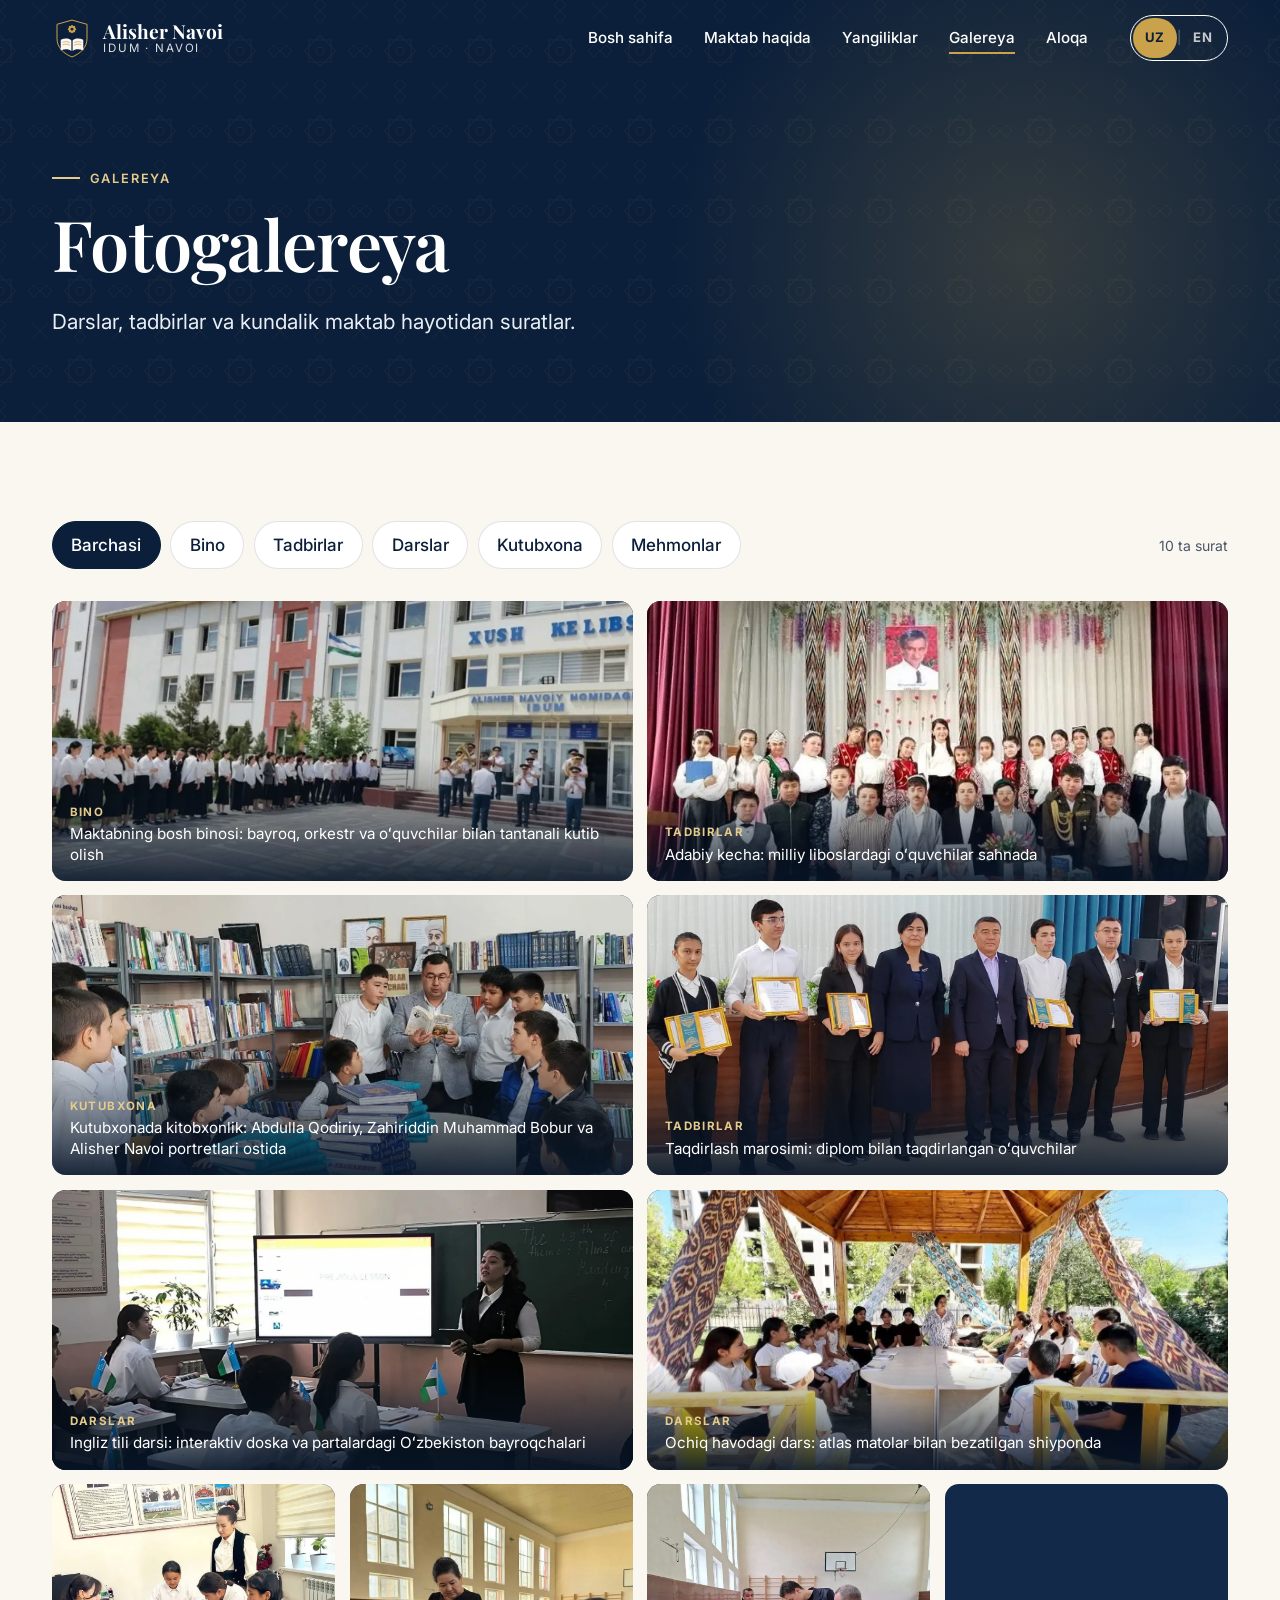
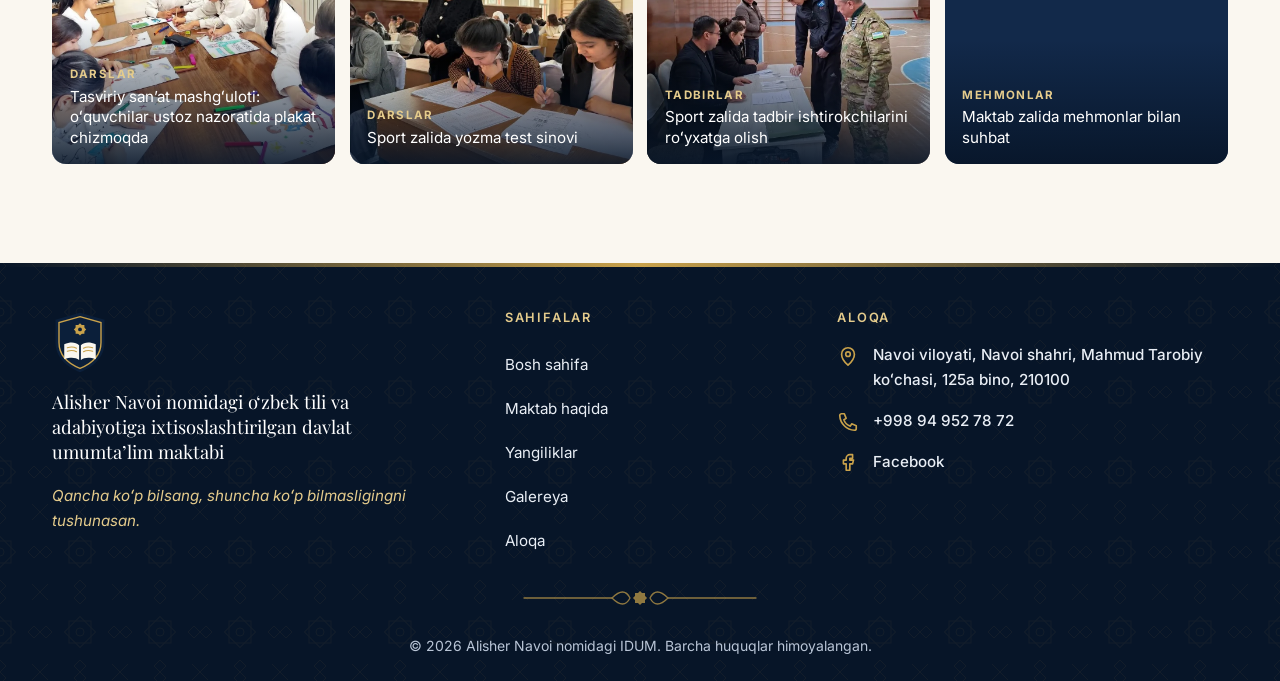
<file: gallery.html>
<!doctype html>
<html lang="uz">
<head>
  <meta charset="utf-8">
  <meta name="viewport" content="width=device-width, initial-scale=1">
  <title>Galereya — Alisher Navoi nomidagi IDUM</title>
  <meta name="description" content="Alisher Navoi nomidagi IDUM hayotidan suratlar: bino, darslar, tadbirlar, kutubxona va mehmonlar.">
  <link rel="canonical" href="https://nysson.github.io/school-website-/gallery.html">
  <meta name="theme-color" content="#0B1F3A">
  <meta property="og:type" content="website">
  <meta property="og:site_name" content="Alisher Navoi nomidagi IDUM">
  <meta property="og:title" content="Galereya — Alisher Navoi nomidagi IDUM">
  <meta property="og:description" content="Alisher Navoi nomidagi IDUM hayotidan suratlar: bino, darslar, tadbirlar, kutubxona va mehmonlar.">
  <meta property="og:url" content="https://nysson.github.io/school-website-/gallery.html">
  <meta property="og:image" content="https://nysson.github.io/school-website-/images/optimized/building-entrance.jpg">
  <meta property="og:locale" content="uz_UZ">
  <meta property="og:locale:alternate" content="en_US">
  <meta name="twitter:card" content="summary_large_image">
  <meta name="twitter:title" content="Galereya — Alisher Navoi nomidagi IDUM">
  <meta name="twitter:description" content="Alisher Navoi nomidagi IDUM hayotidan suratlar: bino, darslar, tadbirlar, kutubxona va mehmonlar.">
  <meta name="twitter:image" content="https://nysson.github.io/school-website-/images/optimized/building-entrance.jpg">

  <link rel="icon" href="assets/favicon.svg" type="image/svg+xml">
  <link rel="preconnect" href="https://fonts.googleapis.com">
  <link rel="preconnect" href="https://fonts.gstatic.com" crossorigin>
  <link rel="stylesheet" href="https://fonts.googleapis.com/css2?family=Inter:wght@400;500;600;700&amp;family=Playfair+Display:ital,wght@0,600;0,700;1,500&amp;display=swap" media="print" onload="this.media='all'">
  <noscript><link rel="stylesheet" href="https://fonts.googleapis.com/css2?family=Inter:wght@400;500;600;700&amp;family=Playfair+Display:ital,wght@0,600;0,700;1,500&amp;display=swap"></noscript>
  <link rel="stylesheet" href="css/style.css">

  <script>(function(d){d.className+=' js';try{var l=localStorage.getItem('idum-lang');if(l&&/^[a-z]{2}$/.test(l))d.lang=l}catch(e){}})(document.documentElement);</script>
  <script src="js/config.js" defer></script>
  <script src="js/i18n.js" defer></script>
  <script src="js/main.js" defer></script>
  <script src="js/lightbox.js" defer></script>
  <script src="js/gallery.js" defer></script>
</head>
<body data-page="gallery">
  <a class="skip-link" href="#main" data-i18n="a11y.skip">Asosiy mazmunga oʻtish</a>
  <header id="site-header" class="site-header"></header>

  <main id="main" tabindex="-1">
    <section class="page-hero" aria-labelledby="page-title">
      <div class="container">
        <p class="eyebrow hero-in" data-i18n="gallery.eyebrow">Galereya</p>
        <h1 class="page-hero__title hero-in" id="page-title" data-i18n="gallery.pageTitle">Fotogalereya</h1>
        <p class="page-hero__lead hero-in" data-i18n="gallery.pageLead">Darslar, tadbirlar va kundalik maktab hayotidan suratlar.</p>
      </div>
    </section>

    <section class="section" aria-labelledby="page-title">
      <div class="container">
        <div class="gallery-toolbar">
          <div class="chips" id="gallery-filters" role="group" aria-label="Turkum boʻyicha saralash" data-i18n-attr="aria-label:gallery.filter"></div>
          <p class="gallery__count" id="gallery-count" aria-live="polite"></p>
        </div>
        <ul class="gallery" id="gallery-grid"></ul>
        <noscript><p class="state-box">Galereyani koʻrish uchun JavaScript yoqilgan boʻlishi kerak. / Please enable JavaScript to view the gallery.</p></noscript>
      </div>
    </section>
  </main>

  <footer id="site-footer" class="site-footer"></footer>
</body>
</html>
</file>
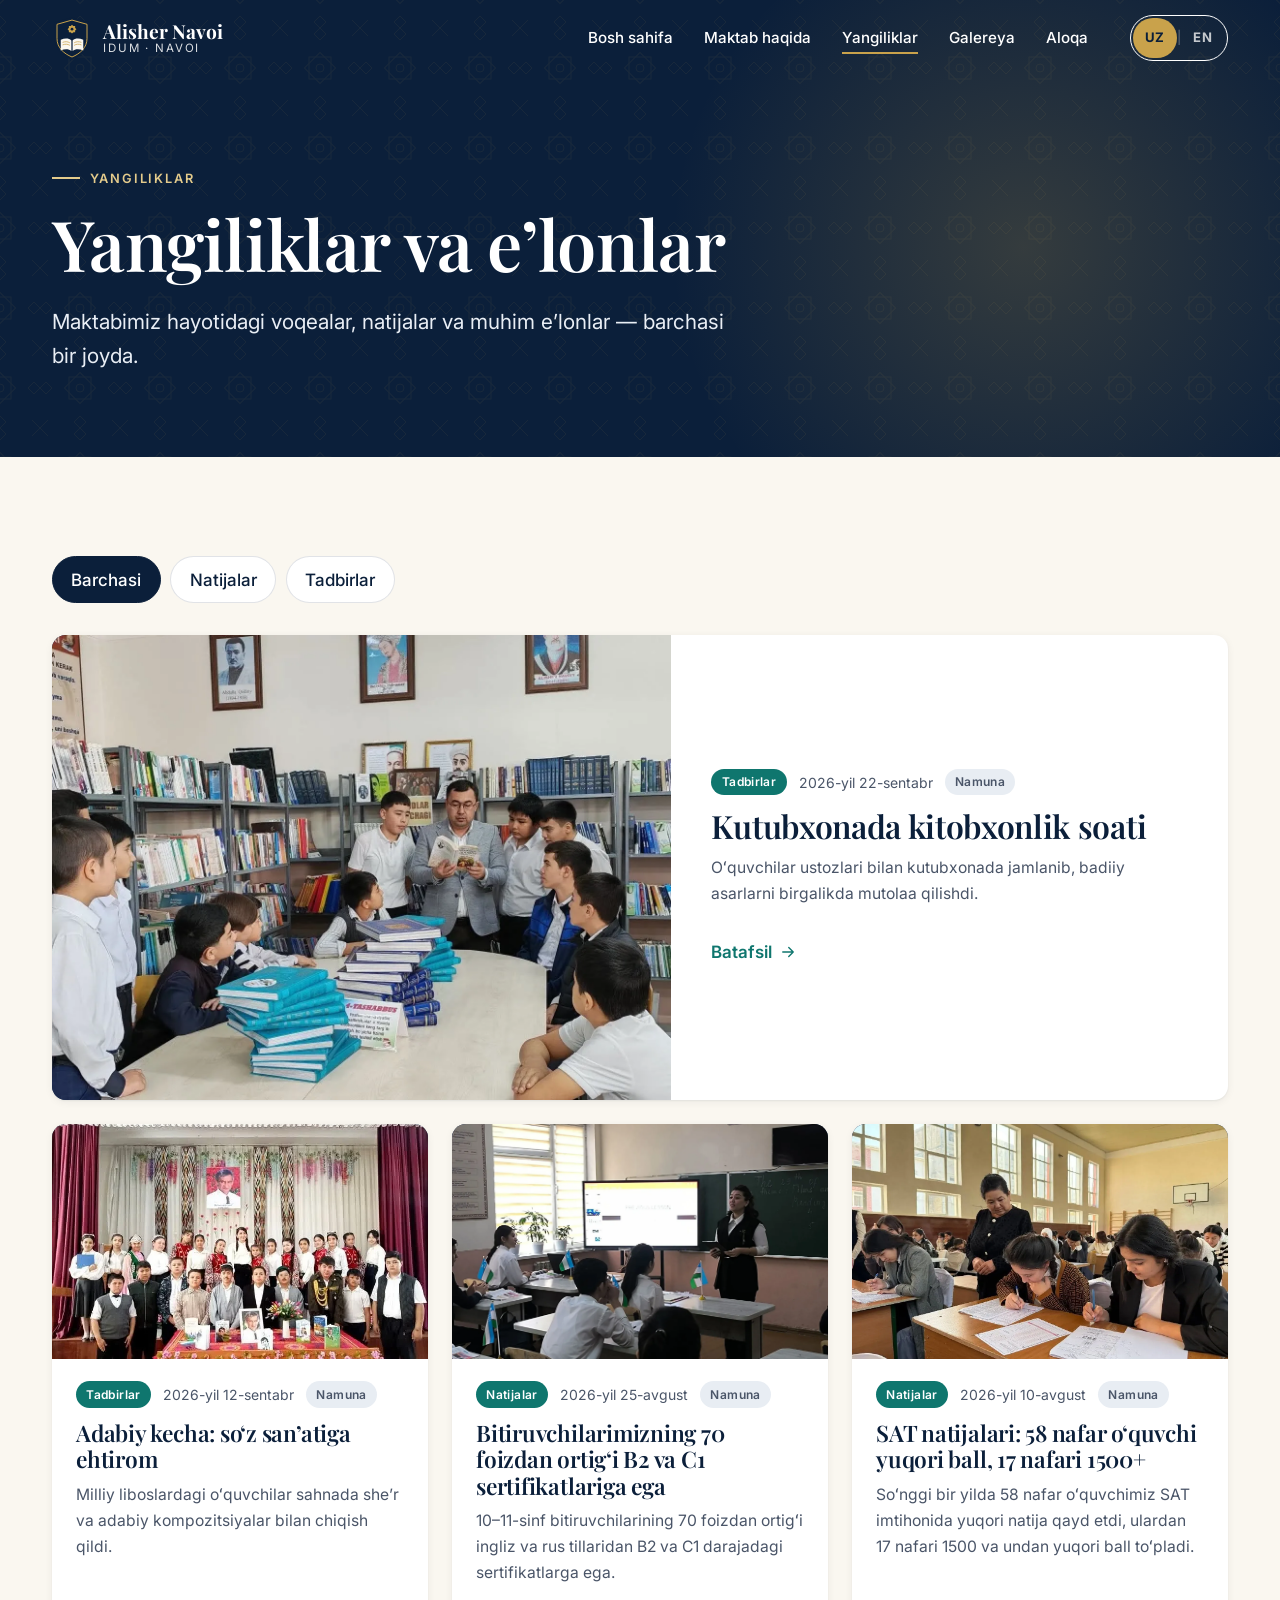
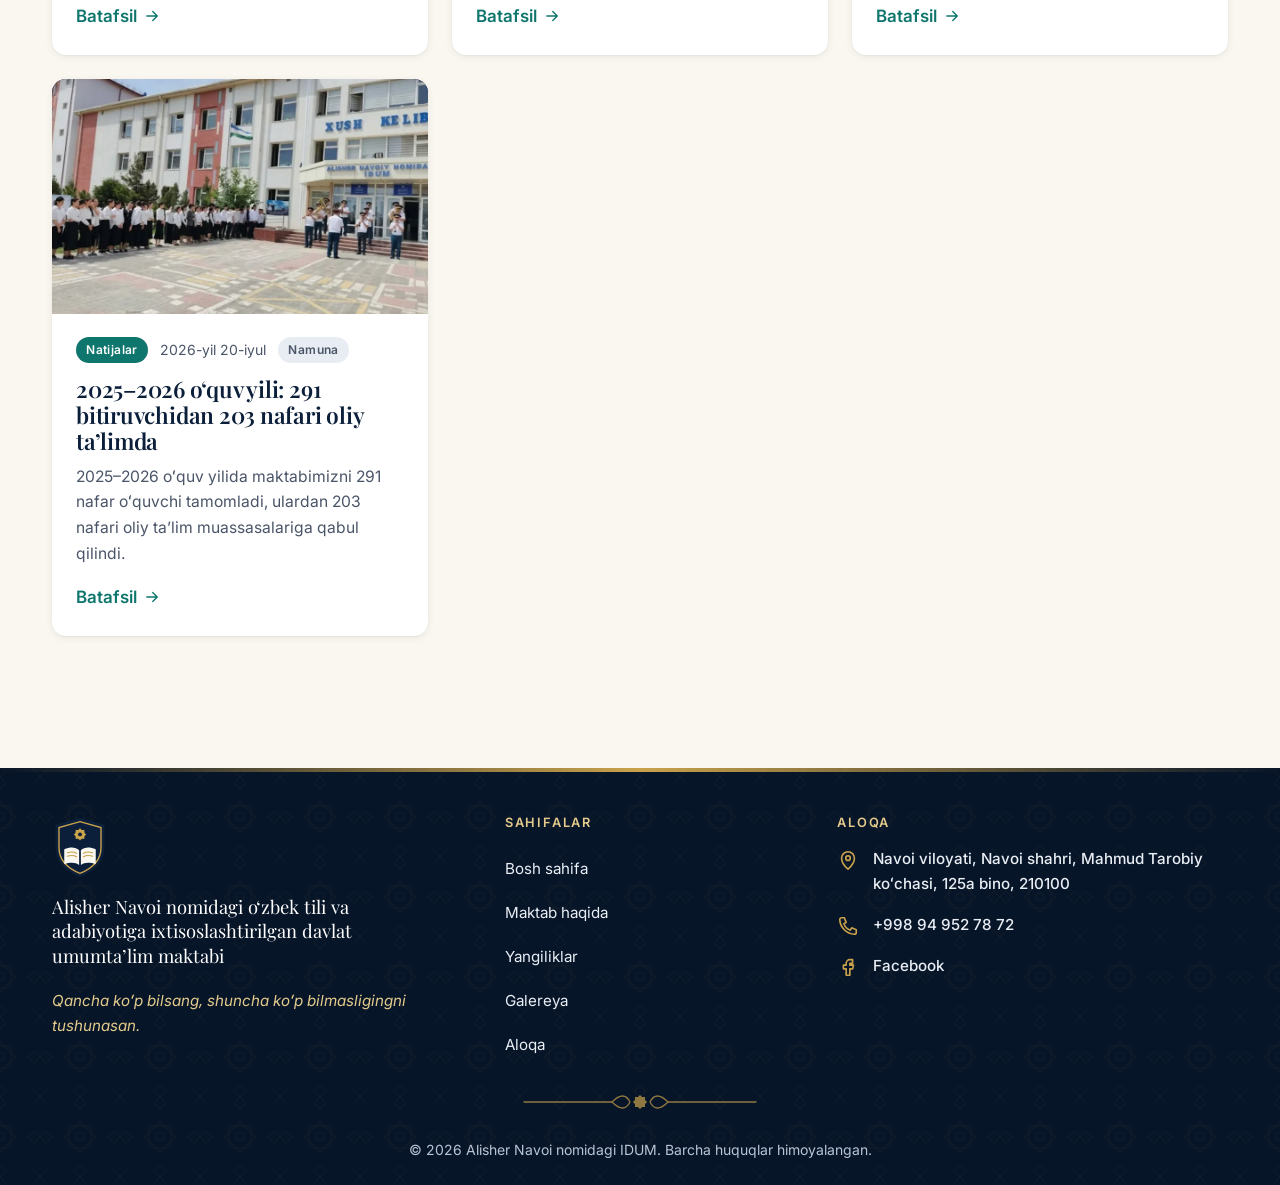
<file: news.html>
<!doctype html>
<html lang="uz">
<head>
  <meta charset="utf-8">
  <meta name="viewport" content="width=device-width, initial-scale=1">
  <title>Yangiliklar — Alisher Navoi nomidagi IDUM</title>
  <meta name="description" content="Alisher Navoi nomidagi IDUM yangiliklari, natijalari va eʼlonlari.">
  <link rel="canonical" href="https://nysson.github.io/school-website-/news.html">
  <meta name="theme-color" content="#0B1F3A">
  <meta property="og:type" content="website">
  <meta property="og:site_name" content="Alisher Navoi nomidagi IDUM">
  <meta property="og:title" content="Yangiliklar — Alisher Navoi nomidagi IDUM">
  <meta property="og:description" content="Alisher Navoi nomidagi IDUM yangiliklari, natijalari va eʼlonlari.">
  <meta property="og:url" content="https://nysson.github.io/school-website-/news.html">
  <meta property="og:image" content="https://nysson.github.io/school-website-/images/optimized/building-entrance.jpg">
  <meta property="og:locale" content="uz_UZ">
  <meta property="og:locale:alternate" content="en_US">
  <meta name="twitter:card" content="summary_large_image">
  <meta name="twitter:title" content="Yangiliklar — Alisher Navoi nomidagi IDUM">
  <meta name="twitter:description" content="Alisher Navoi nomidagi IDUM yangiliklari, natijalari va eʼlonlari.">
  <meta name="twitter:image" content="https://nysson.github.io/school-website-/images/optimized/building-entrance.jpg">

  <link rel="icon" href="assets/favicon.svg" type="image/svg+xml">
  <link rel="preconnect" href="https://fonts.googleapis.com">
  <link rel="preconnect" href="https://fonts.gstatic.com" crossorigin>
  <link rel="stylesheet" href="https://fonts.googleapis.com/css2?family=Inter:wght@400;500;600;700&amp;family=Playfair+Display:ital,wght@0,600;0,700;1,500&amp;display=swap" media="print" onload="this.media='all'">
  <noscript><link rel="stylesheet" href="https://fonts.googleapis.com/css2?family=Inter:wght@400;500;600;700&amp;family=Playfair+Display:ital,wght@0,600;0,700;1,500&amp;display=swap"></noscript>
  <link rel="stylesheet" href="css/style.css">

  <script>(function(d){d.className+=' js';try{var l=localStorage.getItem('idum-lang');if(l&&/^[a-z]{2}$/.test(l))d.lang=l}catch(e){}})(document.documentElement);</script>
  <script src="js/config.js" defer></script>
  <script src="js/i18n.js" defer></script>
  <script src="js/main.js" defer></script>
  <script src="js/news.js" defer></script>
</head>
<body data-page="news">
  <a class="skip-link" href="#main" data-i18n="a11y.skip">Asosiy mazmunga oʻtish</a>
  <header id="site-header" class="site-header"></header>

  <main id="main" tabindex="-1">
    <section class="page-hero" id="news-hero" aria-labelledby="page-title">
      <div class="container">
        <p class="eyebrow hero-in" data-i18n="news.pageEyebrow">Yangiliklar</p>
        <h1 class="page-hero__title hero-in" id="page-title" data-i18n="news.pageTitle">Yangiliklar va eʼlonlar</h1>
        <p class="page-hero__lead hero-in" data-i18n="news.pageLead">Maktabimiz hayotidagi voqealar, natijalar va muhim eʼlonlar — barchasi bir joyda.</p>
      </div>
    </section>

    <section class="section" id="news-list-view" aria-labelledby="page-title">
      <div class="container">
        <div class="chips" id="news-filters" role="group" aria-label="Turkum boʻyicha saralash" data-i18n-attr="aria-label:news.filter"></div>
        <div class="news-grid" id="news-list" aria-live="polite"></div>
        <div class="load-more"><button type="button" class="btn btn--outline" id="news-more" hidden data-i18n="news.loadMore">Yana koʻrsatish</button></div>
        <noscript><p class="state-box">Yangiliklarni koʻrish uchun brauzeringizda JavaScript yoqilgan boʻlishi kerak. / Please enable JavaScript to view the news.</p></noscript>
      </div>
    </section>

    <!-- Detail view: news.html?id=<id> -->
    <div id="news-detail" hidden></div>
  </main>

  <footer id="site-footer" class="site-footer"></footer>
</body>
</html>
</file>
<file: css/style.css>
/* =====================================================================
   Alisher Navoiy nomidagi IDUM — stylesheet
   1. Tokens  2. Base & language blocks  3. Layout & utilities
   4. Components  5. Header & footer  6. Home  7. About  8. News
   9. Gallery & lightbox  10. Motion & preferences
   Naming: BEM-like (.block__element--modifier). Mobile-first.
   ===================================================================== */

/* 1. TOKENS ----------------------------------------------------------- */
:root {
  --navy-950: #071528;
  --navy-900: #0B1F3A;
  --navy-800: #12294A;
  --navy-700: #1C3A63;
  --gold-300: #E4CB8C;
  --gold-500: #C9A24B;   /* decorative / on navy only */
  --gold-700: #7D5F1C;   /* gold-toned text on light backgrounds (AA) */
  --cream: #FAF7F0;
  --cream-200: #F2ECDF;
  --mist: #E8EDF3;
  --white: #FFFFFF;
  --teal: #0F766E;       /* the single vivid accent */
  --teal-100: #D5EFEC;
  --ink: #1B2433;
  --muted: #4A5568;
  --on-navy: #E9EEF5;
  --on-navy-muted: #B9C5D6;
  --line: rgba(11, 31, 58, .12);

  --font-serif: 'Playfair Display', 'Cormorant Garamond', Georgia, 'Times New Roman', serif;
  --font-sans: 'Inter', 'Nunito Sans', system-ui, -apple-system, 'Segoe UI', Roboto, Arial, sans-serif;

  --fs-sm: .875rem;
  --fs-base: 1.0625rem;
  --fs-lead: clamp(1.1rem, 1rem + .4vw, 1.3rem);
  --fs-h3: clamp(1.2rem, 1.1rem + .4vw, 1.45rem);
  --fs-h2: clamp(1.9rem, 1.4rem + 2vw, 3rem);
  --fs-h1: clamp(2.3rem, 1.5rem + 3.6vw, 4.6rem);

  --space-1: .5rem;
  --space-2: 1rem;
  --space-3: 1.5rem;
  --space-4: 2rem;
  --space-5: 3rem;
  --space-6: clamp(4rem, 3rem + 4vw, 7rem);

  --radius: 14px;
  --radius-lg: 22px;
  --shadow-sm: 0 1px 2px rgba(11, 31, 58, .06), 0 2px 8px rgba(11, 31, 58, .06);
  --shadow: 0 2px 6px rgba(11, 31, 58, .06), 0 12px 32px rgba(11, 31, 58, .10);
  --shadow-lg: 0 8px 20px rgba(11, 31, 58, .10), 0 30px 60px rgba(11, 31, 58, .16);
  --ease: cubic-bezier(.2, .7, .2, 1);
  --header-h: 76px;
  --pattern: url('../assets/ornament-pattern.svg');
}

/* 2. BASE -------------------------------------------------------------- */
*, *::before, *::after { box-sizing: border-box; }
html { -webkit-text-size-adjust: 100%; scroll-behavior: smooth; scroll-padding-top: calc(var(--header-h) + 1rem); }
body {
  margin: 0;
  background: var(--cream);
  color: var(--ink);
  font-family: var(--font-sans);
  font-size: var(--fs-base);
  line-height: 1.65;
  text-rendering: optimizeLegibility;
  -webkit-font-smoothing: antialiased;
  overflow-x: hidden;
}
body.no-scroll { overflow: hidden; }
img, svg, iframe { display: block; max-width: 100%; }
img { height: auto; }
h1, h2, h3, h4 { font-family: var(--font-serif); font-weight: 600; line-height: 1.15; color: var(--navy-900); margin: 0 0 .5em; letter-spacing: -.01em; }
p { margin: 0 0 1em; }
a { color: var(--teal); text-underline-offset: .18em; }
a:hover { color: var(--navy-900); }
button { font: inherit; color: inherit; cursor: pointer; }
ul, ol.timeline { padding: 0; margin: 0; list-style: none; }
figure { margin: 0; }
:focus-visible { outline: 3px solid var(--teal); outline-offset: 3px; border-radius: 4px; }
::selection { background: var(--gold-300); color: var(--navy-900); }
[hidden] { display: none !important; } /* the one intentional !important: `hidden` must always win */

/* Language blocks: long prose lives in HTML as <x data-lang="uz">…</x><x data-lang="en">…</x>.
   Add a line for each new language (e.g. ru). */
html[lang="uz"] [data-lang]:not([data-lang="uz"]),
html[lang="en"] [data-lang]:not([data-lang="en"]) { display: none; }

/* 3. LAYOUT & UTILITIES ------------------------------------------------ */
.container { width: 100%; max-width: 1240px; margin-inline: auto; padding-inline: 1.25rem; }
.container--narrow { max-width: 820px; }
@media (min-width: 768px) { .container { padding-inline: 2rem; } }

.section { padding-block: var(--space-6); position: relative; }
.section--mist { background: var(--mist); }
.section--cream-dark { background: var(--cream-200); }
.section--navy { background: var(--navy-900); color: var(--on-navy); }
.section--navy h2, .section--navy h3 { color: var(--white); }

.section-head { max-width: 720px; margin-bottom: var(--space-5); }
.section-head--center { margin-inline: auto; text-align: center; }
.section-head--split { max-width: none; display: flex; flex-wrap: wrap; align-items: end; justify-content: space-between; gap: var(--space-2) var(--space-4); }
.section-head--split > div { max-width: 640px; }
.section-title { font-size: var(--fs-h2); }
.eyebrow {
  display: inline-flex; align-items: center; gap: .6rem;
  font-size: .8rem; font-weight: 600; letter-spacing: .14em; text-transform: uppercase;
  color: var(--gold-700); margin-bottom: .9rem;
}
.eyebrow::before { content: ''; width: 28px; height: 2px; background: currentColor; }
.section--navy .eyebrow, .hero .eyebrow, .page-hero .eyebrow { color: var(--gold-300); }
.lead { font-size: var(--fs-lead); color: var(--muted); line-height: 1.6; }
.section--navy .lead, .langfocus .lead { color: var(--on-navy-muted); }

.visually-hidden {
  position: absolute; width: 1px; height: 1px; padding: 0; margin: -1px;
  overflow: hidden; clip: rect(0 0 0 0); white-space: nowrap; border: 0;
}
.skip-link {
  position: fixed; top: .75rem; left: .75rem; z-index: 200;
  padding: .75rem 1.1rem; border-radius: 10px; background: var(--navy-900); color: var(--white);
  font-weight: 600; transform: translateY(-160%); transition: transform .2s var(--ease);
}
.skip-link:focus { transform: none; color: var(--white); }

/* ornamental divider */
.divider { height: 24px; background: url('../assets/divider.svg') center / 240px 24px no-repeat; margin-block: var(--space-4); }
.divider--light { opacity: .7; margin-block: var(--space-3); }
.divider--left { background-position: left center; }

/* 4. COMPONENTS -------------------------------------------------------- */
.btn {
  display: inline-flex; align-items: center; justify-content: center; gap: .55rem;
  min-height: 48px; padding: .75rem 1.5rem; border-radius: 999px;
  font-weight: 600; font-size: 1rem; line-height: 1.2; text-decoration: none;
  border: 2px solid transparent; transition: background-color .25s, color .25s, border-color .25s, transform .25s var(--ease), box-shadow .25s;
}
.btn .icon { width: 20px; height: 20px; }
.btn:hover { transform: translateY(-2px); }
.btn--gold { background: var(--gold-500); color: var(--navy-900); box-shadow: 0 8px 24px rgba(201, 162, 75, .35); }
.btn--gold:hover { background: var(--gold-300); color: var(--navy-900); }
.btn--glass { background: rgba(255, 255, 255, .08); color: var(--white); border-color: rgba(255, 255, 255, .55); backdrop-filter: blur(6px); }
.btn--glass:hover { background: var(--white); color: var(--navy-900); }
.btn--primary { background: var(--navy-900); color: var(--white); }
.btn--primary:hover { background: var(--teal); color: var(--white); }
.btn--outline { border-color: var(--navy-900); color: var(--navy-900); background: transparent; }
.btn--outline:hover { background: var(--navy-900); color: var(--white); }
.btn--ghost { background: var(--mist); color: var(--navy-900); }
.btn--ghost:hover { background: var(--teal-100); color: var(--navy-900); }
.btn-row { display: flex; flex-wrap: wrap; gap: .75rem; margin-top: var(--space-3); }

.icon { width: 22px; height: 22px; flex: none; fill: none; stroke: currentColor; stroke-width: 1.8; stroke-linecap: round; stroke-linejoin: round; }

.text-link { display: inline-flex; align-items: center; gap: .4rem; font-weight: 600; color: var(--navy-900); text-decoration: none; min-height: 44px; }
.text-link .icon { width: 18px; transition: transform .25s var(--ease); }
.text-link:hover { color: var(--teal); }
.text-link:hover .icon { transform: translateX(4px); }

.badge {
  display: inline-block; padding: .2rem .65rem; border-radius: 999px;
  background: var(--teal); color: var(--white); font-size: .75rem; font-weight: 600; letter-spacing: .03em;
}
.badge--muted { background: var(--mist); color: var(--muted); }

.chips { display: flex; flex-wrap: wrap; gap: .6rem; margin-bottom: var(--space-4); }
.chip {
  min-height: 44px; padding: .55rem 1.15rem; border-radius: 999px;
  border: 1.5px solid var(--line); background: var(--white); color: var(--navy-900);
  font-weight: 500; transition: background-color .2s, color .2s, border-color .2s;
}
.chip:hover { border-color: var(--teal); color: var(--teal); }
.chip[aria-pressed="true"] { background: var(--navy-900); border-color: var(--navy-900); color: var(--white); }

/* media frame + ornamental placeholder when a photo is not uploaded yet */
.media { position: relative; overflow: hidden; background: var(--navy-800); }
.media img { width: 100%; height: 100%; object-fit: cover; }
.media--missing { background: var(--navy-900) var(--pattern) center / 64px; }
.media--missing::after {
  content: ''; position: absolute; inset: 0; margin: auto; width: 64px; height: 72px;
  background: url('../assets/logo.svg') center / contain no-repeat; opacity: .9;
}
.media--missing img { visibility: hidden; }

.state-box {
  grid-column: 1 / -1; padding: var(--space-5) var(--space-3); border-radius: var(--radius);
  background: var(--white); border: 1.5px dashed var(--line); text-align: center; color: var(--muted);
}
.state-box p { margin: 0; }
.state-box .state-box__hint { margin-top: .5rem; font-size: var(--fs-sm); }
.state-box--error { border-color: #B45309; color: #7C2D12; background: #FFF7ED; }
.state-box--loading p::before {
  content: ''; display: inline-block; width: 1em; height: 1em; margin-right: .6em; vertical-align: -.15em;
  border: 2px solid var(--line); border-top-color: var(--teal); border-radius: 50%; animation: spin .8s linear infinite;
}
@keyframes spin { to { transform: rotate(360deg); } }

/* 5. HEADER & FOOTER --------------------------------------------------- */
.site-header {
  position: fixed; inset: 0 0 auto; z-index: 100; height: var(--header-h);
  color: var(--white);
  transition: height .3s var(--ease), background-color .3s, box-shadow .3s, color .3s;
}
.site-header__inner { height: 100%; display: flex; align-items: center; gap: 1rem; }
.site-header.is-scrolled {
  --header-h: 62px;
  background: rgba(250, 247, 240, .9); color: var(--navy-900);
  -webkit-backdrop-filter: saturate(160%) blur(14px); backdrop-filter: saturate(160%) blur(14px);
  box-shadow: 0 1px 0 var(--line), 0 6px 24px rgba(11, 31, 58, .06);
}
.brand { display: flex; align-items: center; gap: .7rem; color: inherit; text-decoration: none; min-height: 44px; margin-right: auto; }
.brand:hover { color: inherit; }
.brand__logo { width: 40px; height: 45px; transition: transform .3s var(--ease); }
.is-scrolled .brand__logo { transform: scale(.88); }
.brand__text { display: flex; flex-direction: column; line-height: 1.1; }
.brand__name { font-family: var(--font-serif); font-size: 1.2rem; font-weight: 700; }
.brand__sub { font-size: .72rem; letter-spacing: .16em; text-transform: uppercase; opacity: .85; }

.site-header__tools { display: flex; align-items: center; gap: .5rem; }
.lang-switch { display: flex; align-items: center; border: 1.5px solid currentColor; border-radius: 999px; padding: 2px; }
.lang-switch__sep { opacity: .35; font-size: .8rem; }
.lang-switch__btn {
  min-width: 44px; min-height: 40px; padding: 0 .6rem; border: 0; border-radius: 999px;
  background: transparent; font-size: .82rem; font-weight: 700; letter-spacing: .06em; opacity: .75;
}
.lang-switch__btn[aria-pressed="true"] { background: var(--gold-500); color: var(--navy-900); opacity: 1; }

.menu-toggle {
  width: 48px; height: 48px; border: 0; border-radius: 12px; background: transparent;
  display: inline-flex; flex-direction: column; align-items: center; justify-content: center; gap: 5px;
}
.menu-toggle__bar { width: 24px; height: 2px; background: currentColor; border-radius: 2px; transition: transform .3s var(--ease), opacity .2s; }
.is-menu-open .menu-toggle__bar:nth-child(1) { transform: translateY(7px) rotate(45deg); }
.is-menu-open .menu-toggle__bar:nth-child(2) { opacity: 0; }
.is-menu-open .menu-toggle__bar:nth-child(3) { transform: translateY(-7px) rotate(-45deg); }

/* mobile navigation panel */
.nav {
  position: fixed; inset: var(--header-h) 0 0; z-index: -1;
  background: var(--navy-900) var(--pattern) center / 80px; background-blend-mode: soft-light;
  padding: var(--space-4) 1.25rem; overflow-y: auto;
  opacity: 0; visibility: hidden; transform: translateY(-12px);
  transition: opacity .3s var(--ease), transform .3s var(--ease), visibility 0s .3s;
}
.site-header.is-menu-open { background: var(--navy-900); color: var(--white); -webkit-backdrop-filter: none; backdrop-filter: none; }
.is-menu-open .nav { opacity: 1; visibility: visible; transform: none; transition-delay: 0s; }
.nav__link {
  display: flex; align-items: center; min-height: 56px; border-bottom: 1px solid rgba(255, 255, 255, .1);
  color: var(--white); text-decoration: none; font-family: var(--font-serif); font-size: 1.6rem;
}
.nav__link[aria-current="page"] { color: var(--gold-300); }
.nav__link:hover { color: var(--gold-300); }

@media (min-width: 960px) {
  .menu-toggle { display: none; }
  .nav { position: static; z-index: auto; opacity: 1; visibility: visible; transform: none; background: none; padding: 0; overflow: visible; }
  .nav__list { display: flex; gap: .25rem; }
  .nav__link {
    position: relative; min-height: 44px; padding: 0 .85rem; border: 0;
    color: inherit; font-family: var(--font-sans); font-size: .95rem; font-weight: 500;
  }
  .nav__link::after {
    content: ''; position: absolute; left: .85rem; right: .85rem; bottom: 6px; height: 2px;
    background: var(--gold-500); transform: scaleX(0); transform-origin: left; transition: transform .3s var(--ease);
  }
  .nav__link:hover, .nav__link[aria-current="page"] { color: inherit; }
  .nav__link:hover::after, .nav__link[aria-current="page"]::after { transform: scaleX(1); }
  .site-header__tools { margin-left: .75rem; }
}

.site-footer {
  position: relative; background: var(--navy-950); color: var(--on-navy-muted); padding-top: var(--space-5);
  font-size: .95rem; overflow: hidden;
}
.site-footer::before { content: ''; position: absolute; inset: 0; background: var(--pattern) center / 80px; opacity: .06; pointer-events: none; }
.site-footer__ornament { position: absolute; inset: 0 0 auto; height: 4px; background: linear-gradient(90deg, transparent, var(--gold-500), transparent); }
.site-footer__grid { position: relative; display: grid; gap: var(--space-4); }
.site-footer__name { font-family: var(--font-serif); color: var(--white); font-size: 1.15rem; line-height: 1.35; margin-top: 1rem; max-width: 34ch; }
.site-footer__motto { font-style: italic; color: var(--gold-300); max-width: 36ch; }
.site-footer__title { font-family: var(--font-sans); font-size: .8rem; font-weight: 600; letter-spacing: .14em; text-transform: uppercase; color: var(--gold-300); margin-bottom: 1rem; }
.site-footer__links a { display: inline-flex; align-items: center; min-height: 44px; color: var(--on-navy); text-decoration: none; }
.site-footer__links a:hover { color: var(--gold-300); }
.site-footer .contact-list__value { color: var(--on-navy); }
.site-footer .contact-list a:hover { color: var(--gold-300); }
.site-footer__bottom { position: relative; padding-bottom: var(--space-3); font-size: var(--fs-sm); text-align: center; }
.site-footer__bottom p { margin: 0; }
@media (min-width: 768px) { .site-footer__grid { grid-template-columns: 1.4fr 1fr 1.3fr; } }

.contact-list { display: grid; gap: 1rem; }
.contact-list__item { display: flex; gap: .85rem; align-items: flex-start; }
.contact-list__item .icon { margin-top: .15rem; color: var(--gold-500); }
.contact-list__item > span { display: flex; flex-direction: column; }
.contact-list__label { font-size: .78rem; font-weight: 600; letter-spacing: .1em; text-transform: uppercase; color: var(--muted); }
.contact-list__value { color: var(--ink); text-decoration: none; font-weight: 500; }
a.contact-list__value { display: inline-flex; align-items: center; min-height: 44px; margin-block: -.6rem; }
a.contact-list__value:hover { color: var(--teal); }

/* 6. HOME -------------------------------------------------------------- */
.hero {
  position: relative; min-height: 640px; min-height: max(640px, 100svh); display: flex; align-items: flex-end;
  color: var(--white); background: var(--navy-900); overflow: hidden; isolation: isolate;
}
.hero__media { position: absolute; inset: 0; z-index: -2; }
.hero__media img { object-position: center 35%; animation: heroZoom 18s var(--ease) both; }
.hero__media.media--missing::after { display: none; }
.hero::before {
  content: ''; position: absolute; inset: 0; z-index: -1;
  background:
    linear-gradient(180deg, rgba(7, 21, 40, .55) 0%, rgba(11, 31, 58, .35) 35%, rgba(11, 31, 58, .88) 78%, var(--navy-900) 100%),
    linear-gradient(90deg, rgba(7, 21, 40, .7) 0%, rgba(7, 21, 40, 0) 70%);
}
.hero::after { content: ''; position: absolute; inset: 0; z-index: -1; background: var(--pattern) center / 90px; opacity: .07; }
.hero__content { padding-top: calc(var(--header-h) + var(--space-5)); padding-bottom: clamp(7rem, 12vw, 10rem); max-width: 900px; }
.hero__title { font-size: var(--fs-h1); color: var(--white); margin-bottom: .35em; text-wrap: balance; }
.hero__title em { font-style: italic; color: var(--gold-300); }
.hero__subtitle { font-size: var(--fs-lead); color: var(--on-navy); max-width: 44ch; }
.hero__motto {
  position: relative; margin: var(--space-3) 0 0; padding-left: 1.25rem; max-width: 42ch;
  font-family: var(--font-serif); font-style: italic; font-size: clamp(1.1rem, 1rem + .6vw, 1.45rem); color: var(--gold-300);
  border-left: 2px solid var(--gold-500);
}
.hero__scroll {
  position: absolute; left: 50%; bottom: 1.5rem; transform: translateX(-50%);
  width: 44px; height: 44px; display: grid; place-items: center; color: var(--white); opacity: .8;
}
.hero__scroll .icon { transform: rotate(90deg); animation: nudge 2s ease-in-out infinite; }
@media (max-width: 767px) { .hero__scroll { display: none; } }

/* hero entrance */
.hero-in { opacity: 0; transform: translateY(24px); animation: rise .9s var(--ease) forwards; }
.hero-in:nth-child(2) { animation-delay: .12s; }
.hero-in:nth-child(3) { animation-delay: .24s; }
.hero-in:nth-child(4) { animation-delay: .36s; }
.hero-in:nth-child(5) { animation-delay: .48s; }
@keyframes rise { to { opacity: 1; transform: none; } }
@keyframes heroZoom { from { transform: scale(1.08); } to { transform: scale(1); } }
@keyframes nudge { 50% { transform: rotate(90deg) translateX(5px); } }

/* stats: overlaps the hero */
.stats { position: relative; z-index: 2; margin-top: -5rem; }
.stats__grid {
  display: grid; grid-template-columns: repeat(2, 1fr);
  background: var(--white); border-radius: var(--radius-lg); box-shadow: var(--shadow-lg); overflow: hidden;
}
.stat { position: relative; padding: clamp(1.4rem, 1rem + 2vw, 2.5rem) 1rem; text-align: center; }
.stat + .stat::before { content: ''; position: absolute; left: 0; top: 22%; bottom: 22%; width: 1px; background: var(--line); }
.stat:nth-child(3)::before { display: none; }
.stat:nth-child(n + 3) { border-top: 1px solid var(--line); }
.stat__num {
  display: block; font-family: var(--font-serif); font-weight: 700; line-height: 1;
  font-size: clamp(2.3rem, 1.6rem + 3vw, 3.8rem); color: var(--navy-900); font-variant-numeric: tabular-nums;
}
.stat__label { display: block; margin-top: .5rem; font-size: .85rem; font-weight: 600; letter-spacing: .1em; text-transform: uppercase; color: var(--gold-700); }
@media (min-width: 768px) {
  .stats__grid { grid-template-columns: repeat(4, 1fr); }
  .stat:nth-child(3)::before { display: block; }
  .stat:nth-child(n + 3) { border-top: 0; }
}

/* language focus — the strongest block after the hero */
.langfocus { background: var(--navy-900); color: var(--on-navy); overflow: hidden; }
.langfocus::before { content: ''; position: absolute; inset: 0; background: var(--pattern) center / 80px; opacity: .06; }
.langfocus__grid { position: relative; display: grid; gap: var(--space-4); align-items: center; }
.langfocus__title { font-size: var(--fs-h2); color: var(--white); text-wrap: balance; }
.langfocus__big {
  display: flex; align-items: baseline; margin: var(--space-3) 0 .5rem;
  font-family: var(--font-serif); font-weight: 700; line-height: .9; color: var(--gold-500);
  font-size: clamp(5rem, 3rem + 10vw, 10rem);
}
.langfocus__big small { font-size: .45em; }
.langfocus__cert { font-size: var(--fs-lead); color: var(--white); max-width: 34ch; }
.langfocus__levels { display: flex; flex-wrap: wrap; gap: .6rem; margin: var(--space-3) 0; }
.level {
  display: inline-flex; align-items: center; gap: .5rem; padding: .5rem 1rem; border-radius: 999px;
  border: 1px solid rgba(228, 203, 140, .45); color: var(--gold-300); font-weight: 600;
}
.level b { background: var(--gold-500); color: var(--navy-900); border-radius: 6px; padding: .05rem .4rem; font-size: .85rem; }
.langfocus__visual { position: relative; }
.langfocus__photo { border-radius: var(--radius-lg); aspect-ratio: 4 / 3; box-shadow: 0 30px 60px rgba(0, 0, 0, .35); }
.langfocus__photo figcaption {
  position: absolute; left: 1rem; bottom: 1rem; padding: .35rem .8rem; border-radius: 999px;
  background: rgba(7, 21, 40, .75); color: var(--white); font-size: var(--fs-sm);
}
.sat {
  position: relative; margin: -3rem 1rem 0; padding: var(--space-3);
  background: var(--cream); color: var(--ink); border-radius: var(--radius); box-shadow: var(--shadow-lg);
  border-top: 4px solid var(--teal);
}
.sat__title { font-family: var(--font-sans); font-size: .8rem; letter-spacing: .14em; text-transform: uppercase; color: var(--teal); margin-bottom: 1rem; font-weight: 700; }
.sat__row { display: grid; grid-template-columns: auto 1fr; gap: 1rem; align-items: center; }
.sat__row + .sat__row { margin-top: 1rem; padding-top: 1rem; border-top: 1px solid var(--line); }
.sat__num { font-family: var(--font-serif); font-weight: 700; font-size: 2.8rem; line-height: 1; color: var(--navy-900); min-width: 2.2ch; }
.sat__row p { margin: 0; color: var(--muted); line-height: 1.4; }
.sat__row p strong { display: block; color: var(--navy-900); font-size: 1.05rem; }
.sat__bar { grid-column: 1 / -1; height: 8px; border-radius: 99px; background: var(--mist); overflow: hidden; }
.sat__bar span { display: block; height: 100%; width: calc(var(--frac, 1) * 100%); background: linear-gradient(90deg, var(--teal), #14B8A6); border-radius: inherit; transform-origin: left; transform: scaleX(0); transition: transform 1.4s .4s var(--ease); }
.is-visible .sat__bar span { transform: scaleX(1); }
.sat__bar-label { grid-column: 1 / -1; margin: -.4rem 0 0; font-size: .8rem; color: var(--muted); }
@media (min-width: 960px) {
  .langfocus__grid { grid-template-columns: 1fr 1.05fr; gap: var(--space-5); }
  .sat { position: absolute; left: -3rem; bottom: -2.5rem; margin: 0; width: min(360px, 80%); }
}

/* results ring */
.results__grid { display: grid; gap: var(--space-4); align-items: center; }
.ring { position: relative; width: min(320px, 80vw); margin-inline: auto; aspect-ratio: 1; }
.ring svg { width: 100%; height: 100%; transform: rotate(-90deg); }
.ring__track { fill: none; stroke: var(--mist); stroke-width: 10; }
.ring__value {
  fill: none; stroke: url(#ringGrad); stroke-width: 10; stroke-linecap: round;
  stroke-dasharray: 100; stroke-dashoffset: 100; transition: stroke-dashoffset 1.8s var(--ease);
}
.ring.is-drawn .ring__value { stroke-dashoffset: calc(100 - var(--frac, 0) * 100); }
.ring__center { position: absolute; inset: 0; display: flex; flex-direction: column; align-items: center; justify-content: center; text-align: center; }
.ring__num { font-family: var(--font-serif); font-weight: 700; font-size: clamp(3.2rem, 2.5rem + 3vw, 4.5rem); line-height: 1; color: var(--navy-900); }
.ring__of { color: var(--muted); font-weight: 500; margin-top: .3rem; }
.results__facts { display: grid; gap: 1rem; }
.fact {
  display: grid; grid-template-columns: auto 1fr; gap: 1.25rem; align-items: center;
  padding: 1.25rem 1.5rem; border-radius: var(--radius); background: var(--white); box-shadow: var(--shadow-sm);
}
.fact__num { font-family: var(--font-serif); font-size: 2.6rem; font-weight: 700; color: var(--navy-900); line-height: 1; min-width: 3ch; }
.fact--accent { background: var(--navy-900); }
.fact--accent .fact__num { color: var(--gold-500); }
.fact p { margin: 0; color: var(--muted); font-weight: 500; }
.fact--accent p { color: var(--on-navy); }
@media (min-width: 900px) { .results__grid { grid-template-columns: 1.1fr .9fr 1fr; } }

/* director */
.director__card {
  display: grid; gap: var(--space-4); padding: clamp(1.5rem, 1rem + 3vw, 3.5rem);
  background: var(--white); border-radius: var(--radius-lg); box-shadow: var(--shadow); position: relative; overflow: hidden;
}
.director__card::after { content: ''; position: absolute; right: -60px; top: -60px; width: 240px; height: 240px; background: var(--pattern) center / 60px; opacity: .12; border-radius: 50%; }
.portrait {
  position: relative; aspect-ratio: 4 / 5; max-width: 300px; border-radius: var(--radius);
  display: grid; place-items: center; text-align: center; padding: 1.5rem;
  background: var(--navy-900) var(--pattern) center / 64px; color: var(--on-navy-muted);
  outline: 1px solid var(--gold-500); outline-offset: -12px;
}
.portrait__mono { font-family: var(--font-serif); font-size: 4rem; color: var(--gold-500); line-height: 1; display: block; margin-bottom: .75rem; }
.portrait__note { font-size: var(--fs-sm); }
.director__text p { font-size: 1.08rem; }
.director__sign { margin-top: var(--space-3); padding-top: var(--space-2); border-top: 1px solid var(--line); }
.director__name { font-family: var(--font-serif); font-size: 1.35rem; color: var(--navy-900); margin: 0; }
.director__role { color: var(--gold-700); font-weight: 600; margin: 0; }
@media (min-width: 768px) { .director__card { grid-template-columns: 280px 1fr; align-items: center; } }

/* news cards */
.news-grid { display: grid; gap: var(--space-3); }
@media (min-width: 700px) { .news-grid { grid-template-columns: repeat(2, 1fr); } }
@media (min-width: 1024px) { .news-grid { grid-template-columns: repeat(3, 1fr); } }
.news-card {
  position: relative; display: flex; flex-direction: column; background: var(--white);
  border-radius: var(--radius); box-shadow: var(--shadow-sm); overflow: hidden;
  transition: transform .35s var(--ease), box-shadow .35s var(--ease);
}
.news-card:hover { transform: translateY(-6px); box-shadow: var(--shadow); }
.news-card__media { display: block; aspect-ratio: 16 / 10; }
.news-card__media img { transition: transform .6s var(--ease); }
.news-card:hover .news-card__media img { transform: scale(1.05); }
.news-card__body { display: flex; flex-direction: column; flex: 1; padding: 1.4rem 1.5rem 1.6rem; }
.news-card__meta { display: flex; flex-wrap: wrap; align-items: center; gap: .5rem .75rem; font-size: var(--fs-sm); color: var(--muted); margin-bottom: .8rem; }
.news-card__title { font-size: var(--fs-h3); margin-bottom: .6rem; }
.news-card__title a { color: var(--navy-900); text-decoration: none; }
.news-card__title a::after { content: ''; position: absolute; inset: 0; } /* whole card clickable */
.news-card__title a:focus-visible { outline: none; }
.news-card:focus-within { outline: 3px solid var(--teal); outline-offset: 3px; }
.news-card__summary { color: var(--muted); font-size: .98rem; }
.news-card__more { margin-top: auto; display: inline-flex; align-items: center; gap: .4rem; font-weight: 600; color: var(--teal); }
.news-card__more .icon { width: 18px; transition: transform .25s var(--ease); }
.news-card:hover .news-card__more .icon { transform: translateX(4px); }
@media (min-width: 1024px) {
  .news-card--featured { grid-column: 1 / -1; flex-direction: row; }
  .news-card--featured .news-card__media { flex: 1.3; aspect-ratio: auto; min-height: 380px; }
  .news-card--featured .news-card__body { flex: 1; padding: 2.5rem; justify-content: center; }
  .news-card--featured .news-card__title { font-size: 2rem; }
  .news-card--featured .news-card__more { margin-top: 1rem; }
}

/* gallery mosaic (home) */
.mosaic { display: grid; gap: .75rem; grid-template-columns: repeat(2, 1fr); grid-auto-rows: 150px; }
.mosaic__item { border-radius: var(--radius); display: block; }
.mosaic__item--1 { grid-column: span 2; grid-row: span 2; }
.mosaic--n6 .mosaic__item--6 { grid-column: span 2; }
.mosaic__item img { transition: transform .6s var(--ease); }
.mosaic__item:hover img { transform: scale(1.06); }
.mosaic__caption {
  position: absolute; inset: auto 0 0; padding: 2.5rem 1rem .9rem; color: var(--white); font-size: var(--fs-sm); font-weight: 500;
  background: linear-gradient(transparent, rgba(7, 21, 40, .85)); opacity: 0; transform: translateY(8px); transition: opacity .3s, transform .3s var(--ease);
}
.mosaic__item:hover .mosaic__caption, .mosaic__item:focus-visible .mosaic__caption { opacity: 1; transform: none; }
@media (hover: none) { .mosaic__caption { opacity: 1; transform: none; } }
@media (min-width: 768px) {
  .mosaic { grid-template-columns: repeat(4, 1fr); grid-auto-rows: 190px; }
  .mosaic--n6 .mosaic__item--6 { grid-column: span 2; }
  .mosaic--n6 .mosaic__item--3 { grid-row: span 2; }
  .mosaic--n6 .mosaic__item--5 { grid-column: span 2; }
}
@media (min-width: 1100px) { .mosaic { grid-auto-rows: 230px; } }

/* contact */
.contact__grid { display: grid; gap: var(--space-4); align-items: stretch; }
.contact__map { border-radius: var(--radius-lg); overflow: hidden; box-shadow: var(--shadow); min-height: 360px; background: var(--mist); }
.contact__map iframe { width: 100%; height: 100%; min-height: 360px; border: 0; }
@media (min-width: 960px) { .contact__grid { grid-template-columns: 1fr 1.25fr; } }

/* motto banner */
.motto {
  position: relative; overflow: hidden; text-align: center; background: var(--navy-900); color: var(--white);
  padding-block: clamp(4rem, 3rem + 5vw, 7rem);
}
.motto::before { content: ''; position: absolute; inset: 0; background: var(--pattern) center / 90px; opacity: .08; }
.motto__label { position: relative; font-size: .8rem; letter-spacing: .18em; text-transform: uppercase; color: var(--gold-300); margin-bottom: 1.25rem; }
.motto__text {
  position: relative; max-width: 22ch; margin: 0 auto; font-family: var(--font-serif); font-style: italic;
  font-size: clamp(1.8rem, 1.2rem + 2.8vw, 3.4rem); line-height: 1.25; color: var(--white); text-wrap: balance;
}
.motto__text::before { content: '“'; display: block; font-size: 2.2em; line-height: .6; color: var(--gold-500); font-style: normal; }
.motto .divider { position: relative; margin-bottom: 0; }

/* inner page hero */
.page-hero {
  position: relative; overflow: hidden; background: var(--navy-900); color: var(--white);
  padding: calc(var(--header-h) + clamp(3rem, 2rem + 4vw, 6rem)) 0 clamp(3rem, 2rem + 4vw, 5.5rem);
}
.page-hero::before { content: ''; position: absolute; inset: 0; background: var(--pattern) center / 80px; opacity: .07; }
.page-hero::after { content: ''; position: absolute; right: -10%; top: -30%; width: 60%; aspect-ratio: 1; border-radius: 50%; background: radial-gradient(circle, rgba(201, 162, 75, .22), transparent 65%); }
.page-hero .container { position: relative; z-index: 1; }
.page-hero__title { font-size: var(--fs-h1); color: var(--white); margin-bottom: .3em; }
.page-hero__lead { font-size: var(--fs-lead); color: var(--on-navy); max-width: 52ch; margin: 0; }
.page-hero--photo { padding-bottom: clamp(4rem, 3rem + 6vw, 8rem); }
.page-hero__media { position: absolute; inset: 0; z-index: 0; opacity: .32; }
.page-hero__media.media--missing::after { display: none; }

/* 7. ABOUT ------------------------------------------------------------- */
.prose { font-size: 1.08rem; }
.prose p { max-width: 68ch; }
.prose h3 { font-size: var(--fs-h3); margin-top: 1.8em; }
.split { display: grid; gap: var(--space-4); align-items: center; }
@media (min-width: 900px) {
  .split { grid-template-columns: 1fr 1fr; gap: var(--space-5); }
  .split--reverse > :first-child { order: 2; }
}
.photo-card { border-radius: var(--radius-lg); overflow: hidden; box-shadow: var(--shadow); background: var(--white); }
.photo-card .media { aspect-ratio: 4 / 3; }
.photo-card figcaption { padding: .9rem 1.2rem; font-size: var(--fs-sm); color: var(--muted); border-top: 3px solid var(--gold-500); }

.mission { font-family: var(--font-serif); font-size: clamp(1.4rem, 1.1rem + 1.4vw, 2.1rem); line-height: 1.4; color: var(--navy-900); max-width: 30ch; }
.mission em { color: var(--gold-700); }

/* timeline */
.timeline { position: relative; display: grid; gap: var(--space-3); padding-left: 2.25rem; }
.timeline::before { content: ''; position: absolute; left: 10px; top: .5rem; bottom: .5rem; width: 2px; background: linear-gradient(var(--gold-500), var(--teal)); }
.timeline__item { position: relative; padding: 1.5rem 1.6rem; background: var(--white); border-radius: var(--radius); box-shadow: var(--shadow-sm); }
.timeline__item::before {
  content: ''; position: absolute; left: calc(-2.25rem + 3px); top: 1.9rem; width: 16px; height: 16px;
  background: var(--gold-500); transform: rotate(45deg); box-shadow: 0 0 0 5px var(--cream);
}
.timeline__year { font-family: var(--font-serif); font-size: 2.2rem; font-weight: 700; color: var(--navy-900); line-height: 1; margin-bottom: .5rem; }
.timeline__item h3 { font-family: var(--font-sans); font-size: 1.05rem; font-weight: 700; margin-bottom: .35rem; }
.timeline__item p { margin: 0; color: var(--muted); }
@media (min-width: 900px) {
  .timeline { grid-template-columns: repeat(3, 1fr); padding: 3rem 0 0; }
  .timeline::before { left: 0; right: 0; top: 10px; bottom: auto; width: auto; height: 2px; background: linear-gradient(90deg, var(--gold-500), var(--teal)); }
  .timeline__item::before { left: 1.6rem; top: -2.9rem; }
}

/* education model cards */
.cards { display: grid; gap: var(--space-3); }
@media (min-width: 768px) { .cards { grid-template-columns: repeat(3, 1fr); } }
.card {
  position: relative; padding: 2rem 1.75rem; border-radius: var(--radius); background: var(--white);
  box-shadow: var(--shadow-sm); border-top: 4px solid var(--gold-500); transition: transform .3s var(--ease), box-shadow .3s;
}
.card:hover { transform: translateY(-4px); box-shadow: var(--shadow); }
.card__icon { width: 52px; height: 52px; border-radius: 14px; display: grid; place-items: center; background: var(--navy-900); color: var(--gold-500); margin-bottom: 1.25rem; }
.card__icon .icon { width: 26px; height: 26px; }
.card h3 { font-size: var(--fs-h3); }
.card p { color: var(--muted); margin: 0; }
.card--teal { border-top-color: var(--teal); }
.card--navy { border-top-color: var(--navy-700); }

.numbers { display: grid; grid-template-columns: repeat(2, 1fr); gap: 1rem; }
.number { padding: 1.5rem; border-radius: var(--radius); background: rgba(255, 255, 255, .06); border: 1px solid rgba(255, 255, 255, .12); }
.number__value { display: block; font-family: var(--font-serif); font-weight: 700; font-size: clamp(2.2rem, 1.8rem + 2vw, 3.2rem); color: var(--gold-500); line-height: 1; }
.number__label { display: block; margin-top: .5rem; color: var(--on-navy); font-size: .95rem; }
@media (min-width: 900px) { .numbers { grid-template-columns: repeat(3, 1fr); } }

.life { display: grid; gap: var(--space-3); }
@media (min-width: 700px) { .life { grid-template-columns: repeat(2, 1fr); } }
@media (min-width: 1100px) { .life { grid-template-columns: repeat(3, 1fr); } .life .photo-card:first-child { grid-column: span 2; grid-row: span 2; } .life .photo-card:first-child { display: flex; flex-direction: column; } .life .photo-card:first-child .media { aspect-ratio: auto; flex: 1; min-height: 300px; } }
.life .photo-card figcaption strong { display: block; color: var(--navy-900); font-family: var(--font-serif); font-size: 1.15rem; margin-bottom: .2rem; }

/* 8. NEWS PAGE --------------------------------------------------------- */
.news-toolbar { display: flex; flex-wrap: wrap; justify-content: space-between; align-items: center; gap: 1rem; }
.load-more { display: flex; justify-content: center; margin-top: var(--space-4); }
.article { padding-top: calc(var(--header-h) + var(--space-5)); padding-bottom: var(--space-6); }
.back-link { display: inline-flex; align-items: center; min-height: 44px; font-weight: 600; color: var(--navy-900); text-decoration: none; margin-bottom: var(--space-3); }
.back-link:hover { color: var(--teal); }
.article__title { font-size: clamp(2rem, 1.4rem + 2.6vw, 3.2rem); text-wrap: balance; }
.article__lead { font-size: var(--fs-lead); color: var(--muted); }
.article__media { border-radius: var(--radius-lg); aspect-ratio: 16 / 9; margin: var(--space-4) 0; box-shadow: var(--shadow); }
.article__share { display: flex; flex-wrap: wrap; align-items: center; gap: .75rem; margin-top: var(--space-4); padding-top: var(--space-3); border-top: 1px solid var(--line); }
.article__copied { color: var(--teal); font-weight: 600; font-size: var(--fs-sm); }
/* on the article view the header sits on cream: use dark text */
.page--article .site-header:not(.is-menu-open) { color: var(--navy-900); }

/* 9. GALLERY & LIGHTBOX ------------------------------------------------ */
.gallery-toolbar { display: flex; flex-wrap: wrap; align-items: center; justify-content: space-between; gap: 1rem; }
.gallery-toolbar .chips { margin: 0; }
.gallery__count { color: var(--muted); font-size: var(--fs-sm); margin: 0; }
.gallery { display: grid; gap: .9rem; grid-template-columns: repeat(auto-fill, minmax(min(100%, 260px), 1fr)); grid-auto-rows: 240px; grid-auto-flow: dense; margin-top: var(--space-4); transition: opacity .15s; }
.gallery.is-filtering { opacity: 0; }
.gallery__item--wide { grid-column: span 1; }
@media (min-width: 600px) { .gallery__item--wide { grid-column: span 2; } }
@media (min-width: 1100px) { .gallery { grid-auto-rows: 280px; } }
.gallery__btn { display: block; width: 100%; height: 100%; padding: 0; border: 0; border-radius: var(--radius); text-align: left; }
.gallery__btn img { transition: transform .6s var(--ease); }
.gallery__btn:hover img { transform: scale(1.05); }
.gallery__caption {
  position: absolute; inset: auto 0 0; display: flex; flex-direction: column; gap: .25rem;
  padding: 3rem 1.1rem 1rem; color: var(--white); font-size: .95rem; line-height: 1.35;
  background: linear-gradient(transparent, rgba(7, 21, 40, .9));
}
.gallery__cat { font-size: .72rem; font-weight: 700; letter-spacing: .12em; text-transform: uppercase; color: var(--gold-300); }

.lightbox { position: fixed; inset: 0; z-index: 300; display: grid; place-items: center; padding: 4rem 1rem 1rem; opacity: 0; transition: opacity .25s; }
.lightbox.is-open { opacity: 1; }
.lightbox__backdrop { position: absolute; inset: 0; background: rgba(4, 12, 24, .97); }
.lightbox__figure { position: relative; width: min(1200px, 100%); display: flex; flex-direction: column; gap: .75rem; }
.lightbox__media { border-radius: 10px; max-height: 78vh; aspect-ratio: 3 / 2; background-color: var(--navy-900); }
.lightbox__media img { object-fit: contain; }
.lightbox__caption { display: flex; justify-content: space-between; gap: 1rem; color: var(--on-navy); font-size: .95rem; }
.lightbox__counter { color: var(--gold-300); font-variant-numeric: tabular-nums; white-space: nowrap; }
.lightbox__btn {
  position: absolute; z-index: 1; width: 52px; height: 52px; border-radius: 50%; border: 1px solid rgba(255, 255, 255, .25);
  background: rgba(255, 255, 255, .08); color: var(--white); display: grid; place-items: center; transition: background-color .2s;
}
.lightbox__btn:hover { background: rgba(255, 255, 255, .2); }
.lightbox__btn svg { width: 24px; height: 24px; fill: none; stroke: currentColor; stroke-width: 2; stroke-linecap: round; stroke-linejoin: round; }
.lightbox__btn--close { top: .75rem; right: .75rem; }
.lightbox__btn--prev { left: .75rem; top: 50%; transform: translateY(-50%); }
.lightbox__btn--next { right: .75rem; top: 50%; transform: translateY(-50%); }
@media (max-width: 767px) {
  .lightbox__btn--prev, .lightbox__btn--next { top: auto; bottom: 1rem; transform: none; }
  .lightbox { padding-bottom: 5rem; }
}

/* 404 */
.notfound { min-height: 80vh; display: grid; place-items: center; text-align: center; }
.notfound__code { font-family: var(--font-serif); font-size: clamp(6rem, 4rem + 10vw, 11rem); line-height: 1; color: var(--gold-500); margin: 0; }

/* 10. MOTION & PREFERENCES --------------------------------------------- */
.js .reveal { opacity: 0; transform: translateY(28px); transition: opacity .8s var(--ease), transform .8s var(--ease); }
.js .reveal.is-visible { opacity: 1; transform: none; }
.js .reveal.reveal--delay-1 { transition-delay: .12s; }
.js .reveal.reveal--delay-2 { transition-delay: .24s; }

@media (prefers-reduced-motion: reduce) {
  html { scroll-behavior: auto; }
  *, *::before, *::after { animation-duration: .01ms !important; animation-iteration-count: 1 !important; transition-duration: .01ms !important; }
  .js .reveal, .hero-in { opacity: 1; transform: none; }
}

/* late additions */
.btn-row--center { position: relative; justify-content: center; }
.langfocus > .container { position: relative; }
.notfound .page-hero__lead { margin-inline: auto; }
.brand__name, .brand__sub { white-space: nowrap; }
@media (max-width: 400px) {
  .brand__name { font-size: 1.05rem; }
  .brand__sub { font-size: .65rem; letter-spacing: .1em; }
  .brand__logo { width: 34px; height: 38px; }
  .lang-switch__btn { min-width: 40px; }
}
/* About › student life: hide cards whose photo is not uploaded yet and fall back to a tidy 2-column grid */
.life .photo-card:has(.media--missing) { display: none; }
@media (min-width: 1100px) {
  .life:has(.media--missing) { grid-template-columns: repeat(2, 1fr); }
  .life:has(.media--missing) .photo-card:first-child { grid-column: auto; grid-row: auto; }
  .life:has(.media--missing) .photo-card:first-child .media { aspect-ratio: 4 / 3; height: auto; min-height: 0; }
}

/* Leadership: photo portraits + deputy cards.
   The source photos are small (≈150 px), so they are shown at modest sizes to stay sharp. */
.director__text .director__name { font-size: 1.35rem; font-weight: 700; }
.director__text .director__role { font-size: 1rem; }
.portrait--photo { padding: 0; overflow: hidden; background: var(--mist); width: 100%; max-width: 220px; margin-inline: auto; }
.portrait--photo img { width: 100%; height: 100%; object-fit: cover; object-position: center top; }
@media (min-width: 768px) { .director__card:has(.portrait--photo) { grid-template-columns: 220px 1fr; } }
.team__mail { display: inline-flex; align-items: center; gap: .5rem; min-height: 44px; color: var(--teal); font-weight: 500; text-decoration: none; overflow-wrap: anywhere; }
.team__mail .icon { width: 18px; height: 18px; flex: none; }
.team__mail:hover { color: var(--navy-900); text-decoration: underline; }
.team__heading { font-size: var(--fs-h3); margin: var(--space-5) 0 var(--space-3); }
.team { display: grid; gap: var(--space-3); }
@media (min-width: 700px) { .team { grid-template-columns: repeat(2, 1fr); max-width: 820px; } }
.team__card {
  display: flex; flex-direction: column; align-items: center; text-align: center;
  padding: 2rem 1.25rem 1.25rem; background: var(--white); border-radius: var(--radius);
  box-shadow: var(--shadow-sm); border-top: 4px solid var(--gold-500);
  transition: transform .3s var(--ease), box-shadow .3s;
}
.team__card:hover { transform: translateY(-4px); box-shadow: var(--shadow); }
.team__photo {
  width: 140px; height: 140px; border-radius: 50%; overflow: hidden; background: var(--mist);
  box-shadow: 0 0 0 4px var(--white), 0 0 0 6px var(--gold-500);
  margin-bottom: 1.25rem;
}
.team__photo img { width: 100%; height: 100%; object-fit: cover; object-position: center 15%; }
.team__body { display: flex; flex-direction: column; align-items: center; flex: 1; }
.team__name { font-size: 1.3rem; margin-bottom: .35rem; }
.team__role { color: var(--gold-700); font-weight: 600; font-size: .95rem; line-height: 1.4; margin-bottom: .5rem; }
.team__card .team__mail { margin-top: auto; font-size: .9rem; }
@media (max-width: 699px) {
  .team__card { flex-direction: row; align-items: center; text-align: left; gap: 1rem; padding: 1.1rem; }
  .team__photo { width: 88px; height: 88px; flex: none; margin: 0 0 0 4px; }
  .team__body { align-items: flex-start; }
  .team__name { font-size: 1.15rem; }
}
</file>
